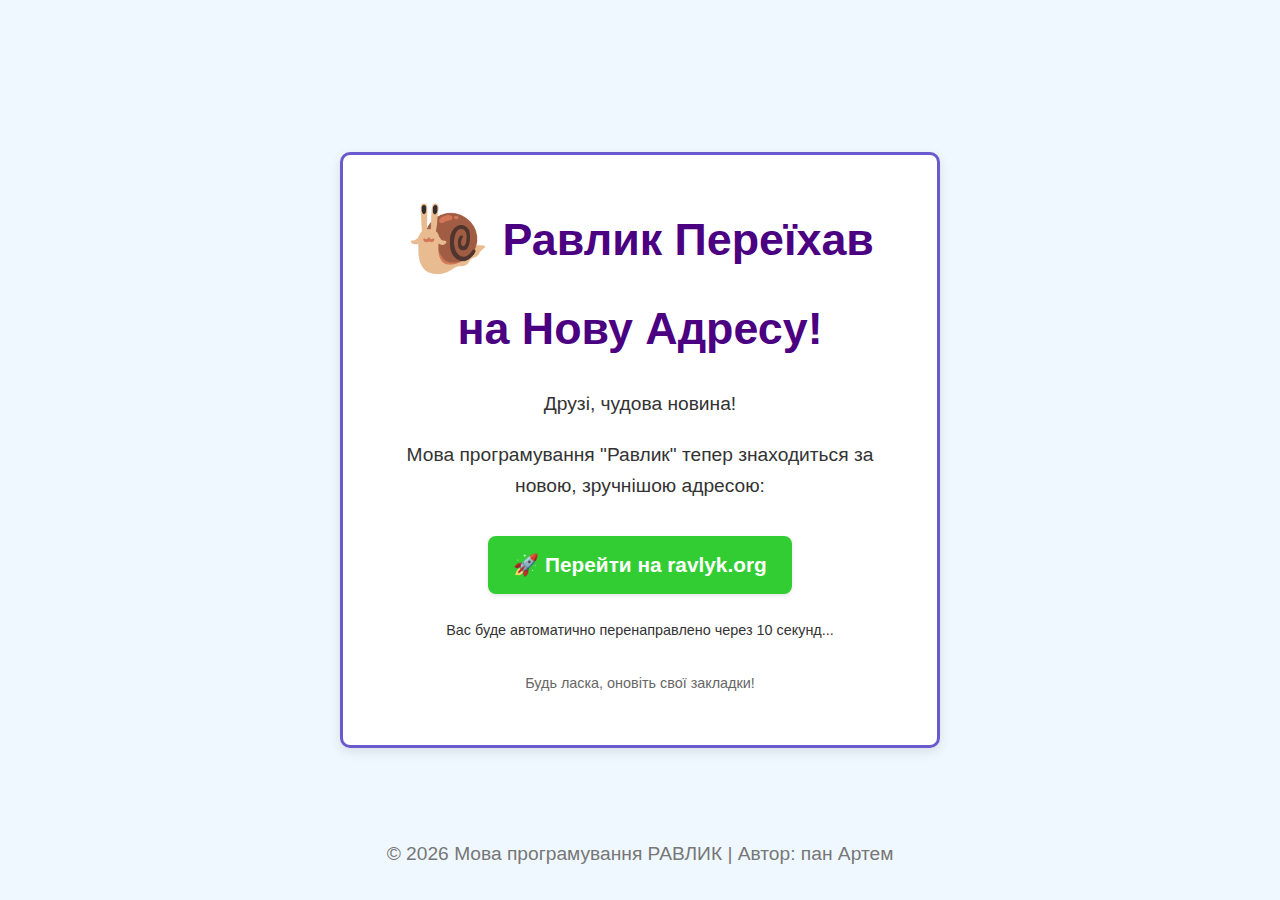
<file: index.html>
<!DOCTYPE html>
<html lang="uk">
<head>
    <meta charset="UTF-8" />
    <meta name="viewport" content="width=device-width, initial-scale=1.0" />
    <title>Равлик Переїхав!</title>
    <link rel="apple-touch-icon" sizes="180x180" href="apple-touch-icon.png" />
    <link rel="icon" type="image/png" sizes="32x32" href="favicon-32x32.png" />
    <link rel="icon" type="image/png" sizes="16x16" href="favicon-16x16.png" />
    <link rel="manifest" href="site.webmanifest" />
    <link rel="icon" type="image/x-icon" href="favicon.ico" />
    <style>
        /* Базові стилі з global.css та трохи з main-editor.css для консистенції */
        * {
            margin: 0;
            padding: 0;
            box-sizing: border-box;
        }

        body {
            font-family: 'Comic Sans MS', 'Chalkboard SE', 'Apple Color Emoji', 'Segoe UI Emoji', 'Segoe UI Symbol', sans-serif;
            background-color: #f0f8ff; /* Світло-блакитний фон, як у global.css */
            color: #333;
            line-height: 1.6;
            display: flex;
            flex-direction: column;
            align-items: center;
            justify-content: center;
            min-height: 100vh;
            text-align: center;
            padding: 20px;
        }

        .container {
            background-color: white;
            border-radius: 10px;
            padding: 30px 40px;
            box-shadow: 0 4px 12px rgba(0, 0, 0, 0.1);
            border: 3px solid #6a5acd; /* Фіолетовий, як code-box */
            max-width: 600px;
        }

        header.main-header {
            text-align: center;
            margin-bottom: 25px;
            color: #4b0082; /* Фіолетовий, як у заголовках */
        }

        header.main-header h1 {
            font-size: clamp(2rem, 5vw, 2.8rem);
            margin-bottom: 10px;
        }

        p {
            font-size: clamp(1rem, 2.5vw, 1.2rem);
            margin-bottom: 20px;
        }

        .new-address-link {
            display: inline-block;
            padding: 12px 25px;
            border: none;
            border-radius: 8px;
            cursor: pointer;
            font-weight: bold;
            font-size: clamp(1.1rem, 3vw, 1.3rem);
            font-family: inherit;
            text-decoration: none;
            transition: background-color 0.2s, transform 0.2s, box-shadow 0.2s;
            box-shadow: 0 2px 4px rgba(0,0,0,0.1);
            background-color: #32cd32; /* Зелений, як кнопка "Запустити" */
            color: white;
            margin-top: 15px;
        }

        .new-address-link:hover {
            background-color: #28a428;
            transform: translateY(-2px);
            box-shadow: 0 4px 8px rgba(0,0,0,0.15);
        }

        .footer-text {
            margin-top: 30px;
            font-size: 0.9rem;
            color: #666;
        }

        /* Стиль для Равлика в тексті */
        .ravlyk-emoji {
            font-size: 1.5em; /* Робимо емодзі трохи більшим */
            vertical-align: -0.1em; /* Трохи опускаємо для кращого вигляду в рядку */
        }

    </style>
    <meta http-equiv="refresh" content="10;url=https://ravlyk.org/" />
</head>
<body>
    <div class="container">
        <header class="main-header">
            <h1><span class="ravlyk-emoji">🐌</span> Равлик Переїхав на Нову Адресу!</h1>
        </header>
        
        <p>Друзі, чудова новина!</p>
        <p>Мова програмування "Равлик" тепер знаходиться за новою, зручнішою адресою:</p>
        
        <a href="https://ravlyk.org/" class="new-address-link" title="Перейти на новий сайт Равлика">
            🚀 Перейти на ravlyk.org
        </a>
        
        <p style="margin-top: 25px; font-size: 0.9em;">
            Вас буде автоматично перенаправлено через 10 секунд...
        </p>
        
        <p class="footer-text">
            Будь ласка, оновіть свої закладки!
        </p>
    </div>

    <footer class="main-footer" style="position: absolute; bottom: 10px; width: 100%; text-align: center; font-size: 0.8em; color: #777;">
      <p>&copy; <span id="current-year"></span> Мова програмування РАВЛИК | Автор: пан Артем</p>
    </footer>

    <script>
      // Встановлення поточного року в футері
      document.getElementById('current-year').textContent = new Date().getFullYear();
    </script>
</body>
</html>
</file>
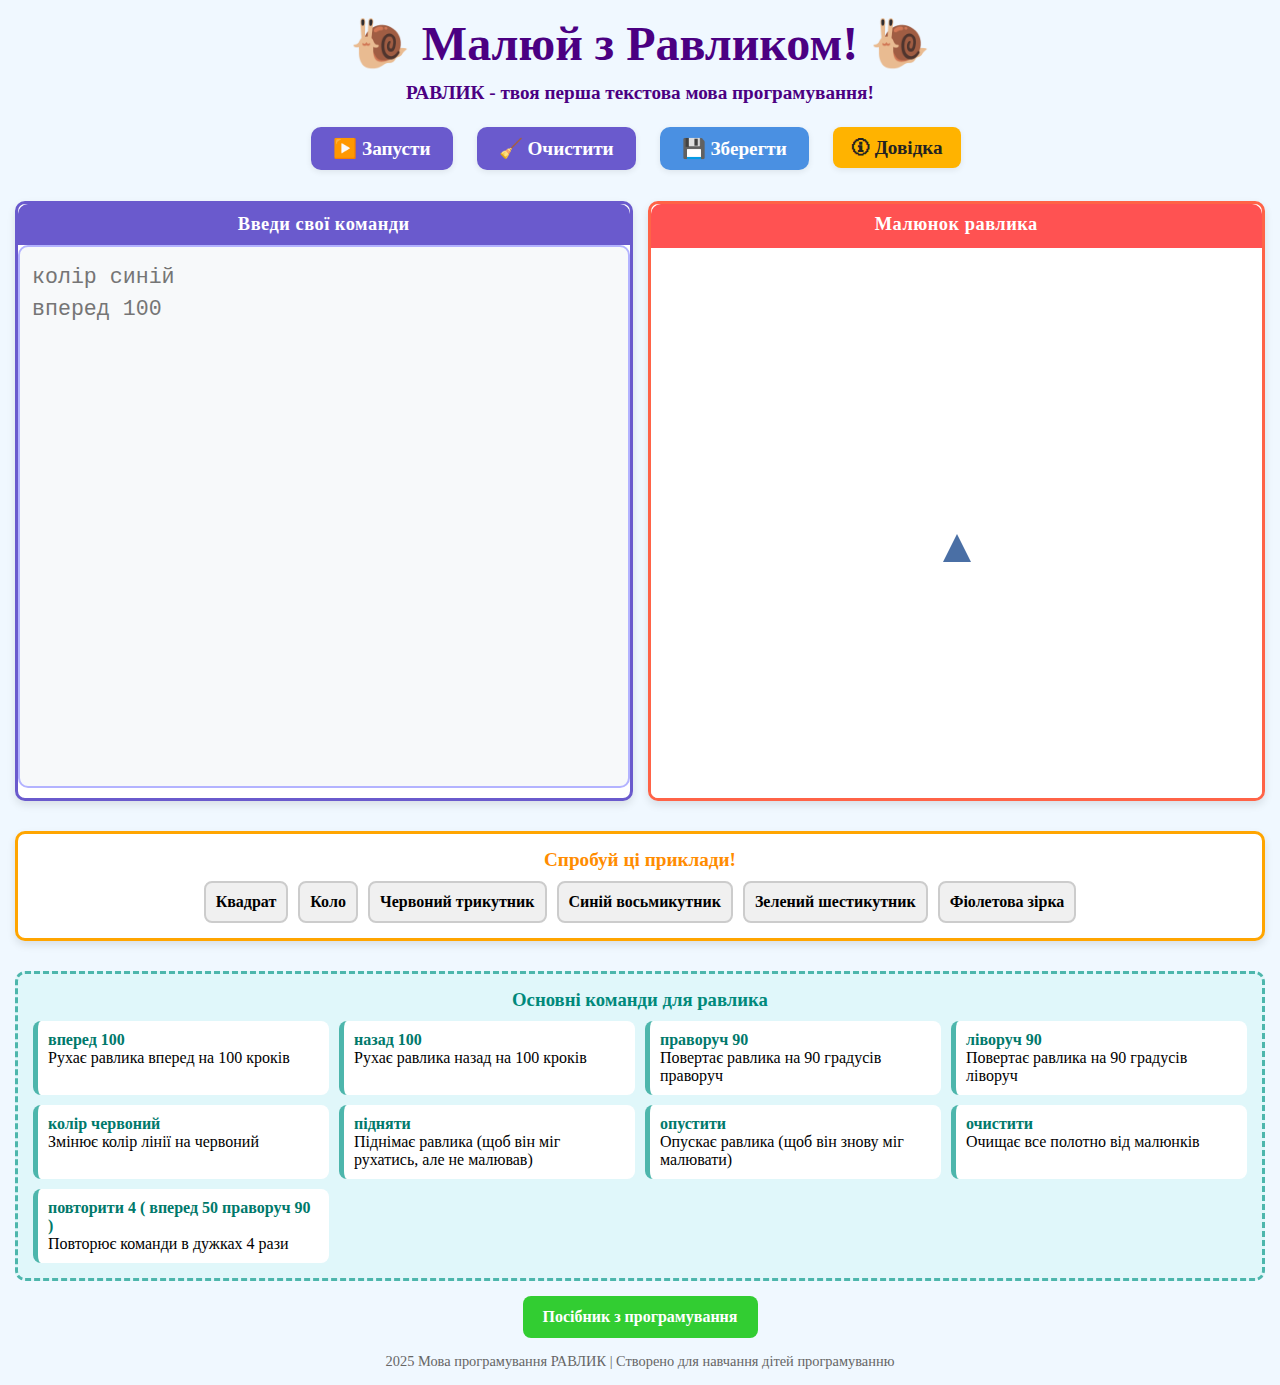
<file: index_old.html>
<!DOCTYPE html>
<html lang="uk">
  <head>
    <meta charset="UTF-8" />
    <meta name="viewport" content="width=device-width, initial-scale=1.0" />
    <meta name="description" content="Равлик - українська мова програмування для дітей. Навчайтеся програмувати через малювання геометричних фігур." />
    <meta name="keywords" content="равлик, програмування для дітей, вивчення програмування, українська мова програмування, черепашача графіка, малювання кодом" />
    <meta name="author" content="Равлик" />
    <meta name="robots" content="index, follow" />
    <link rel="canonical" href="https://ravlyk.com/index.html" />
    <title>Равлик - онлайн програмування для дітей</title>
    <link rel="stylesheet" type="text/css" href="style.css" />
    <link rel="apple-touch-icon" sizes="180x180" href="apple-touch-icon.png" />
    <link rel="icon" type="image/png" sizes="32x32" href="favicon-32x32.png" />
    <link rel="icon" type="image/png" sizes="16x16" href="favicon-16x16.png" />
    <link rel="manifest" href="site.webmanifest" />
    <link rel="icon" type="image/x-icon" href="favicon.ico" />
    <!-- Google tag (gtag.js) -->
    <script async src="https://www.googletagmanager.com/gtag/js?id=G-Q8HSYBM61W"></script>
    <script>
      window.dataLayer = window.dataLayer || [];
      function gtag(){dataLayer.push(arguments);}
      gtag('js', new Date());

      gtag('config', 'G-Q8HSYBM61W');
    </script>
  </head>

  <body>
    <header>
      <h1>🐌 Малюй з Равликом! 🐌</h1>
      <h2>РАВЛИК - твоя перша текстова мова програмування!</h2>
      <!-- Інструкція без списку команд -->
    </header>
    <div class="container">
      <div class="toolbar">
        <button id="run-btn" class="main-btn" title="Запусти програму" aria-label="Запусти програму">▶️ Запусти</button>
        <button id="clear-btn" class="main-btn" title="Очистити малюнок" aria-label="Очистити малюнок">🧹 Очистити</button>
        <button id="save-btn" class="main-btn" title="Зберегти малюнок" aria-label="Зберегти малюнок">💾 Зберегти</button>
        <button id="help-btn" class="main-btn" title="Пояснення команд 🛈" aria-label="Пояснення команд">🛈 Довідка</button>
      </div>
      <div class="main-area">
        <div class="code-box">
          <div class="code-header">Введи свої команди</div>
          <textarea id="code-editor" aria-label="Поле для команд" placeholder="колір синій&#10;вперед 100"></textarea>
        </div>
        <div class="canvas-box">
          <div class="canvas-header">Малюнок равлика</div>
          <canvas id="ravlyk-canvas"></canvas>
        </div>
      </div>
      <div class="examples">
        <h2>Спробуй ці приклади!</h2>
        <div class="example-blocks">
          <div
            class="example-block"
            data-code="повторити 4 ( вперед 100 праворуч 90 )"
          >
            Квадрат
          </div>
          <div
            class="example-block"
            data-code="повторити 36 ( вперед 5 праворуч 10 )"
          >
            Коло
          </div>
          <div
            class="example-block"
            data-code="колір червоний повторити 3 ( вперед 100 праворуч 120 )"
          >
            Червоний трикутник
          </div>
          <div
            class="example-block"
            data-code="колір синій повторити 8 ( вперед 50 праворуч 45 )"
          >
            Синій восьмикутник
          </div>
          <div
            class="example-block"
            data-code="колір зелений повторити 6 ( вперед 70 праворуч 60 )"
          >
            Зелений шестикутник
          </div>
          <div
            class="example-block"
            data-code="колір фіолетовий повторити 5 ( вперед 80 праворуч 144 )"
          >
            Фіолетова зірка
          </div>
        </div>
      </div>
      <div class="help-box">
        <h3>Основні команди для равлика</h3>
        <div class="command-list">
          <div class="command-item">
            <div class="command-name">вперед 100</div>
            <div class="command-desc">Рухає равлика вперед на 100 кроків</div>
          </div>
          <div class="command-item">
            <div class="command-name">назад 100</div>
            <div class="command-desc">Рухає равлика назад на 100 кроків</div>
          </div>
          <div class="command-item">
            <div class="command-name">праворуч 90</div>
            <div class="command-desc">Повертає равлика на 90 градусів праворуч</div>
          </div>
          <div class="command-item">
            <div class="command-name">ліворуч 90</div>
            <div class="command-desc">Повертає равлика на 90 градусів ліворуч</div>
          </div>
          <div class="command-item">
            <div class="command-name">колір червоний</div>
            <div class="command-desc">Змінює колір лінії на червоний</div>
          </div>
          <div class="command-item">
            <div class="command-name">підняти</div>
            <div class="command-desc">Піднімає равлика (щоб він міг рухатись, але не малював)</div>
          </div>
          <div class="command-item">
            <div class="command-name">опустити</div>
            <div class="command-desc">Опускає равлика (щоб він знову міг малювати)</div>
          </div>
          <div class="command-item">
            <div class="command-name">очистити</div>
            <div class="command-desc">Очищає все полотно від малюнків</div>
          </div>
          <div class="command-item">
            <div class="command-name">повторити 4 ( вперед 50 праворуч 90 )</div>
            <div class="command-desc">Повторює команди в дужках 4 рази</div>
          </div>
        </div>
      </div>
      <div class="manual-buttons">
        <button id="to-manual-btn" onclick="window.open('manual.html', '_blank')">
          Посібник з програмування
        </button>
      </div>
    </div>
    <footer>
      <p>
        2025 Мова програмування РАВЛИК | Створено для навчання дітей
        програмуванню
      </p>
    </footer>
    <script src="script.js"></script>
  </body>
</html>
</file>
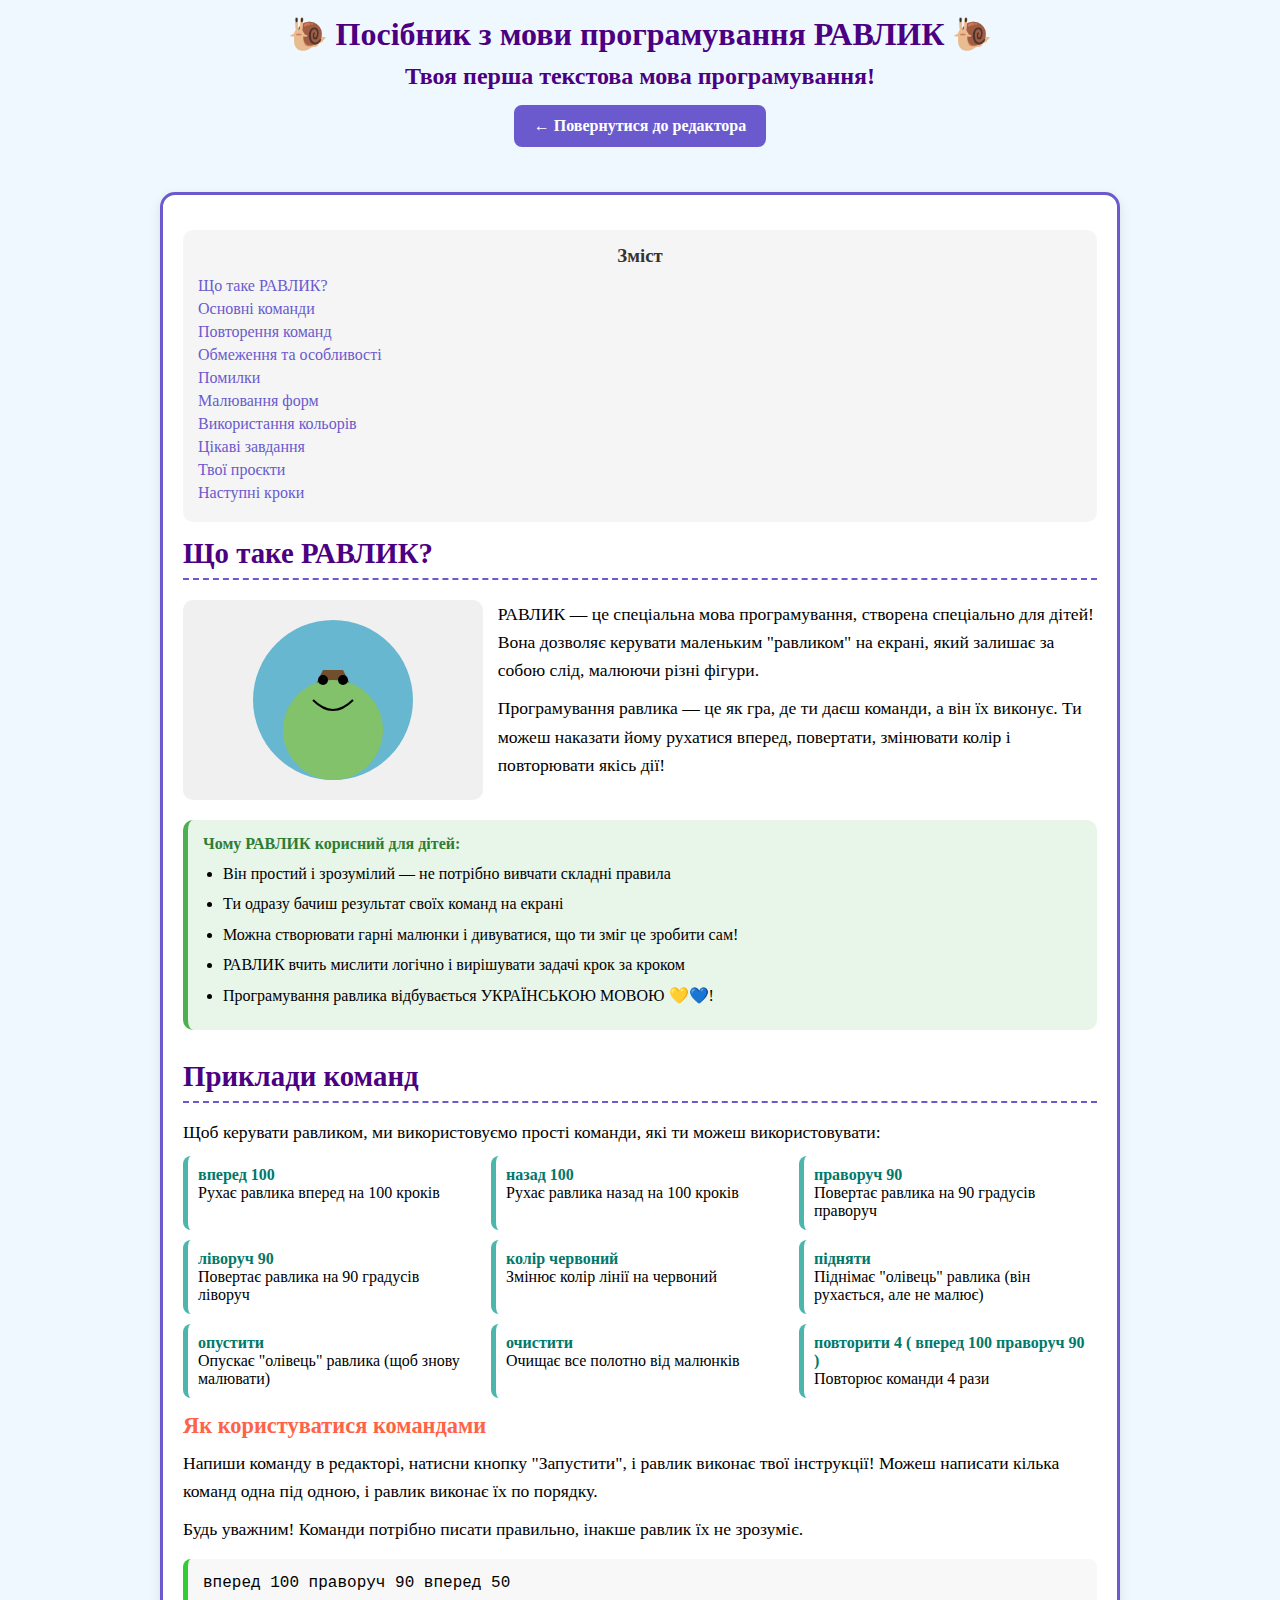
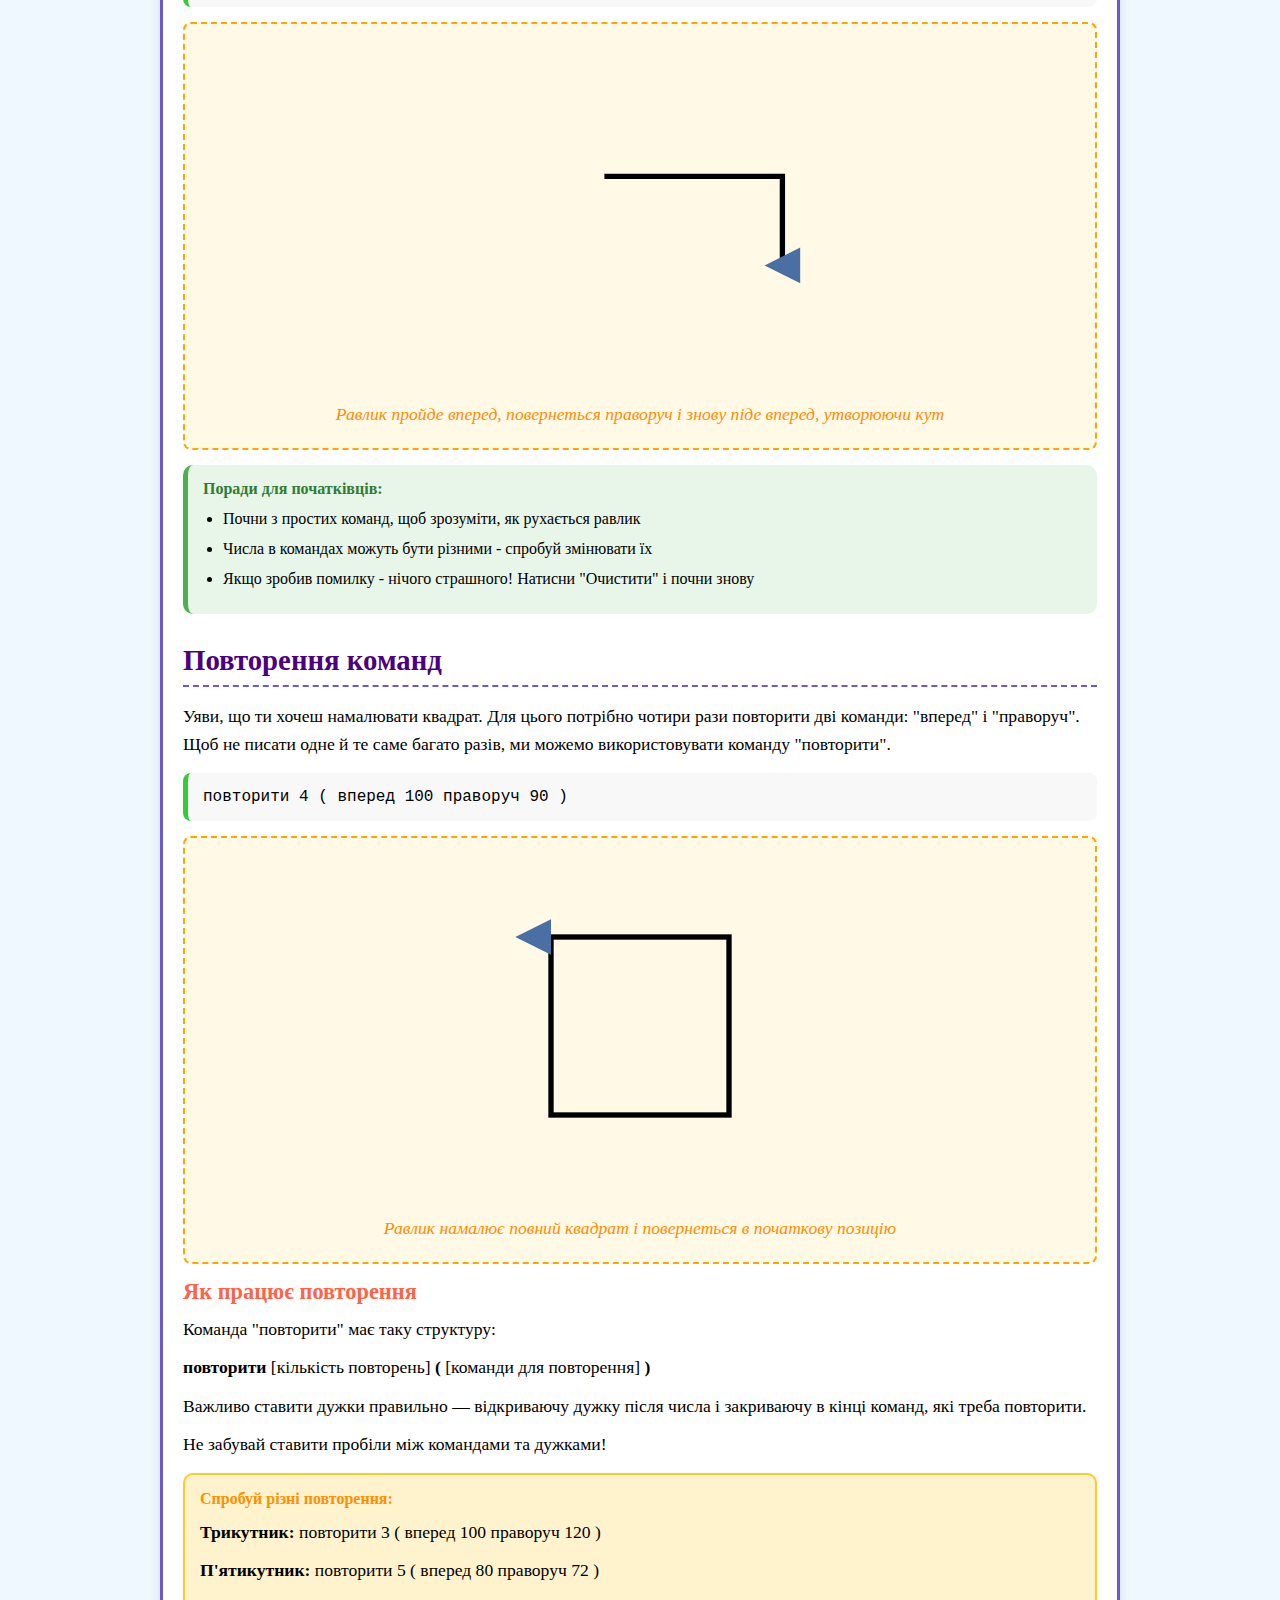
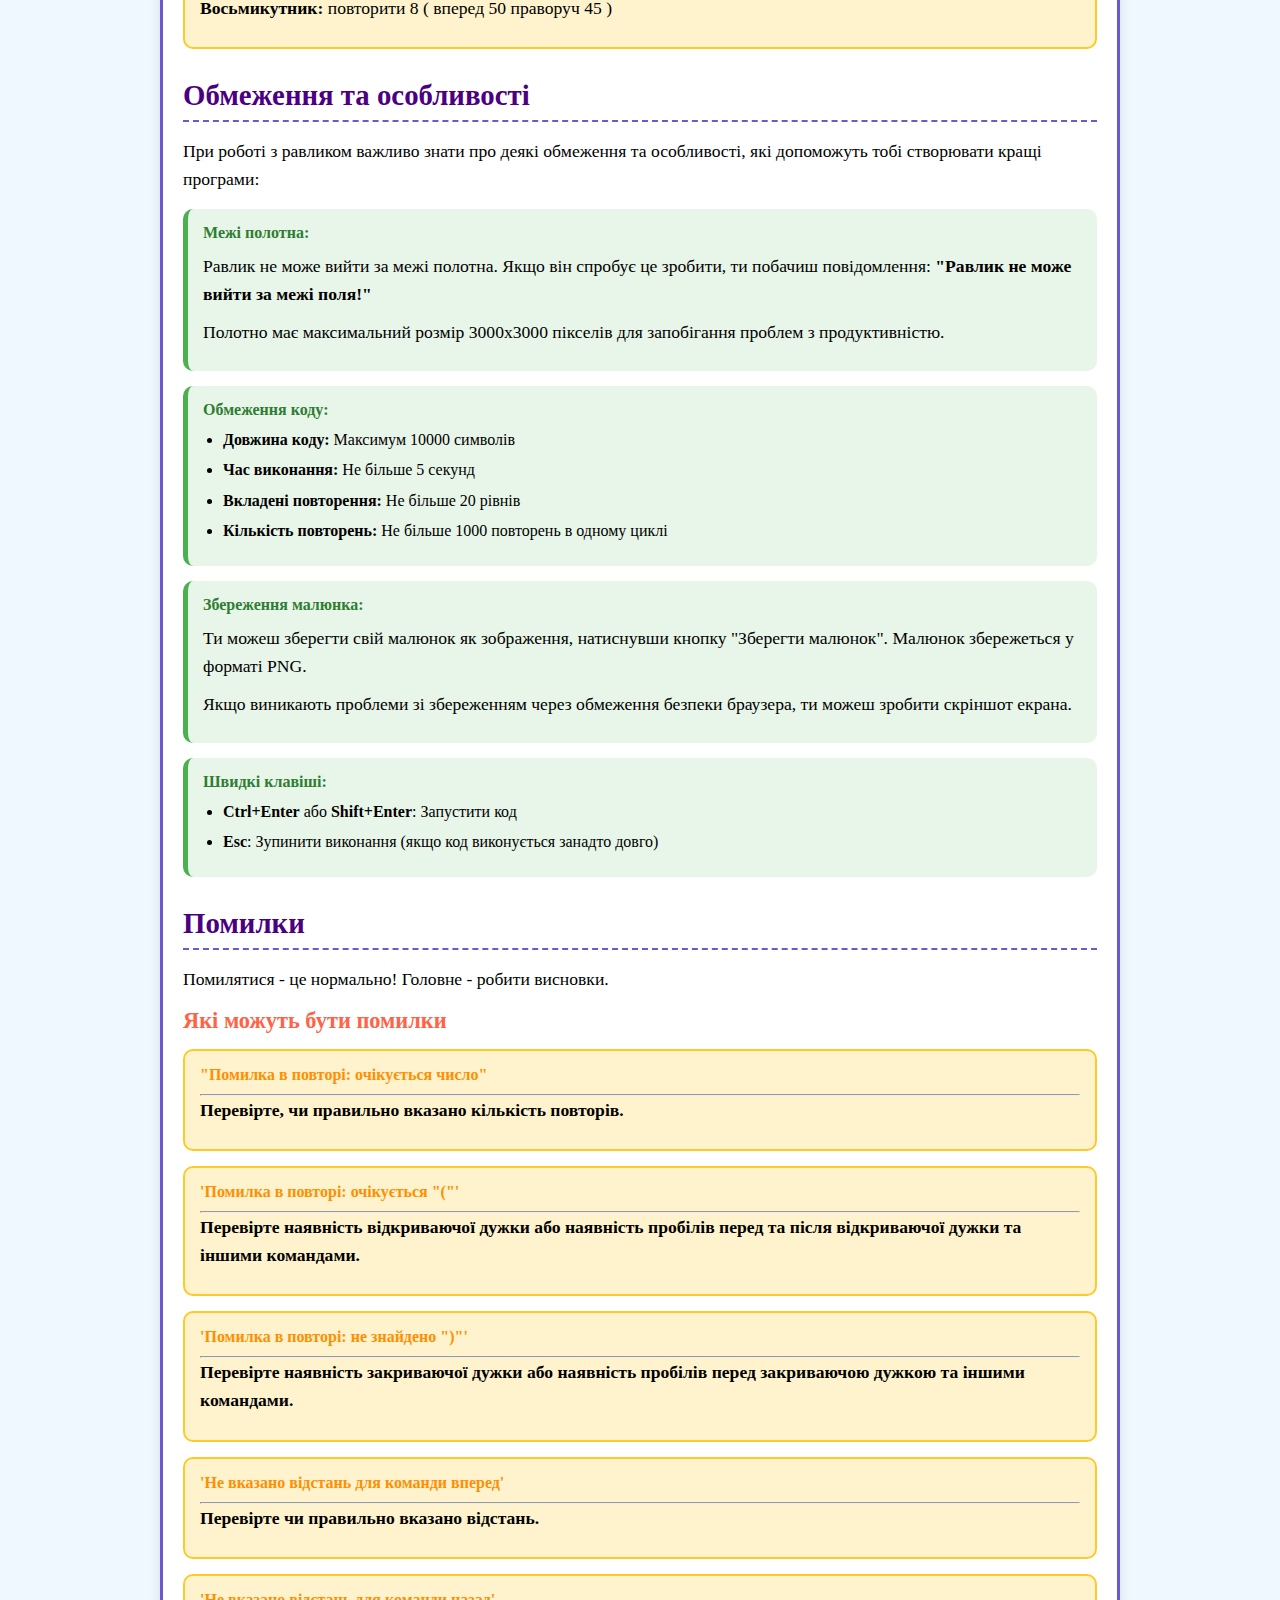
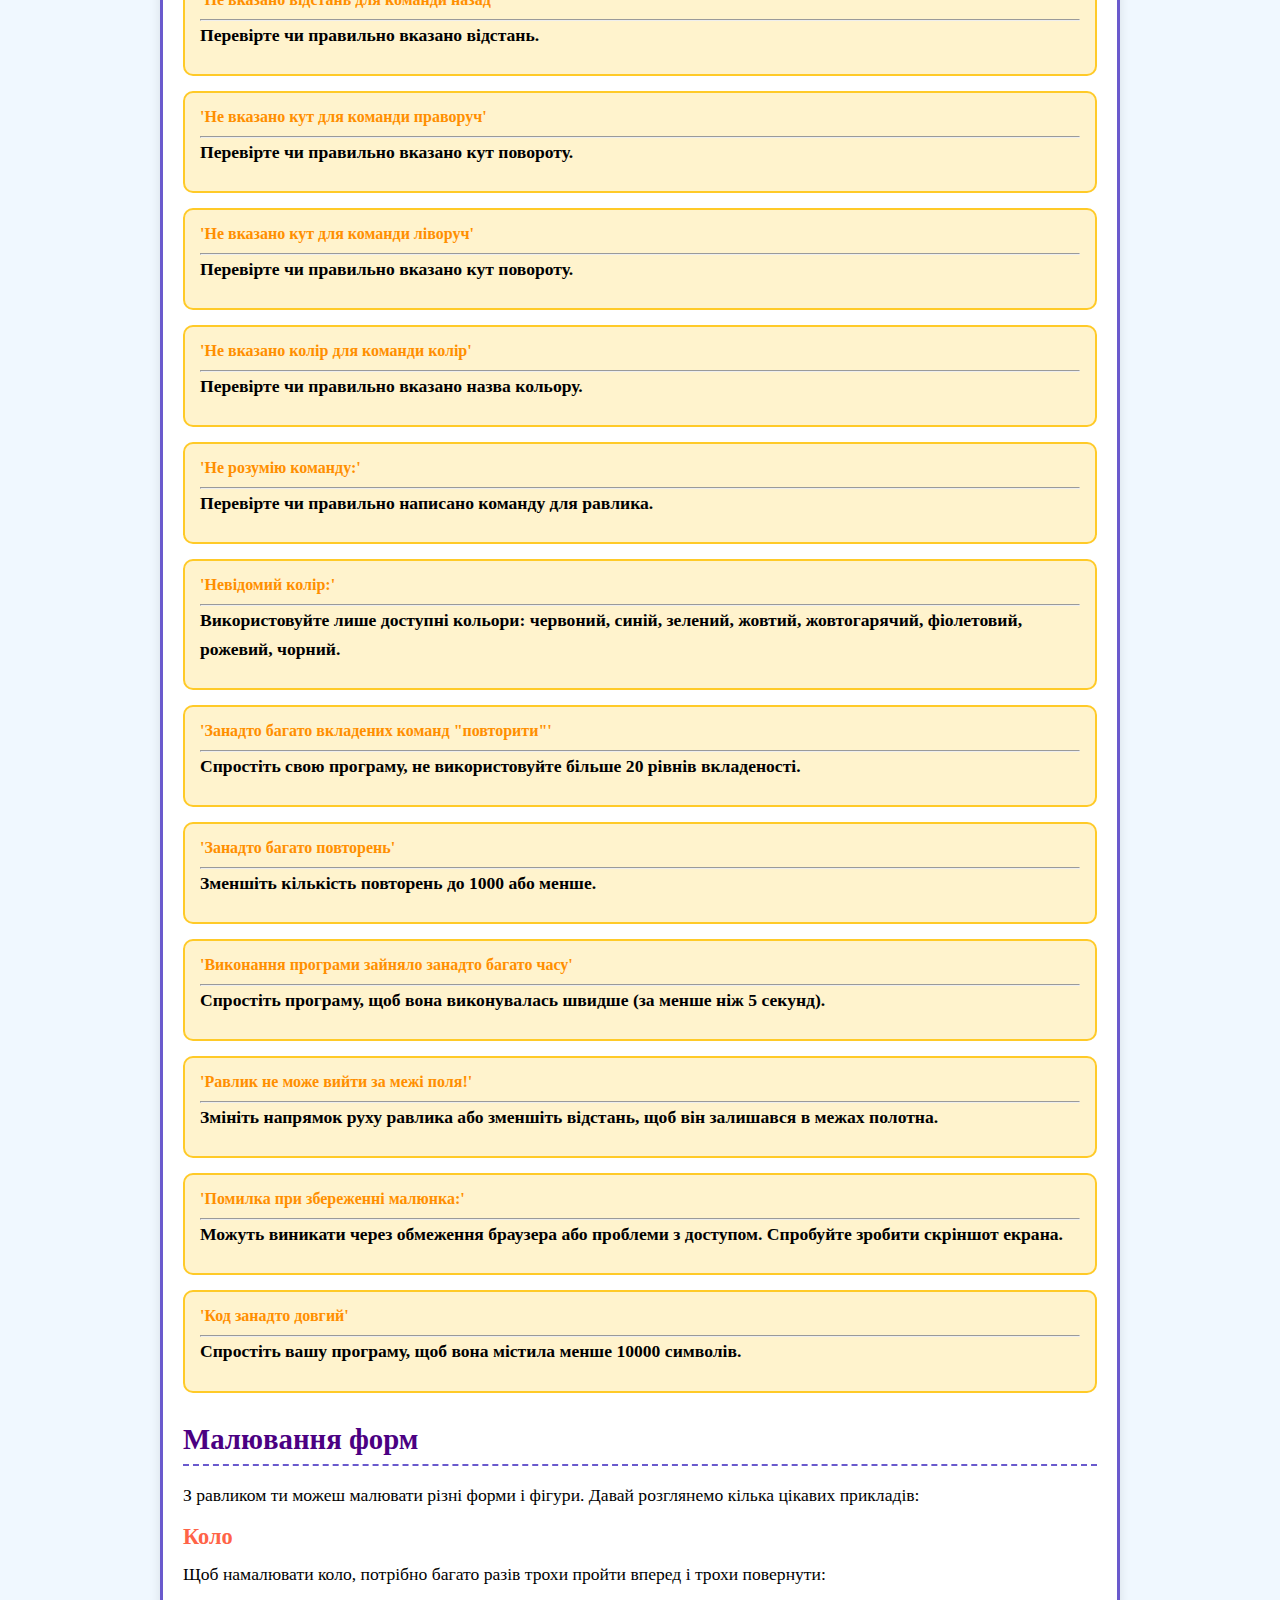
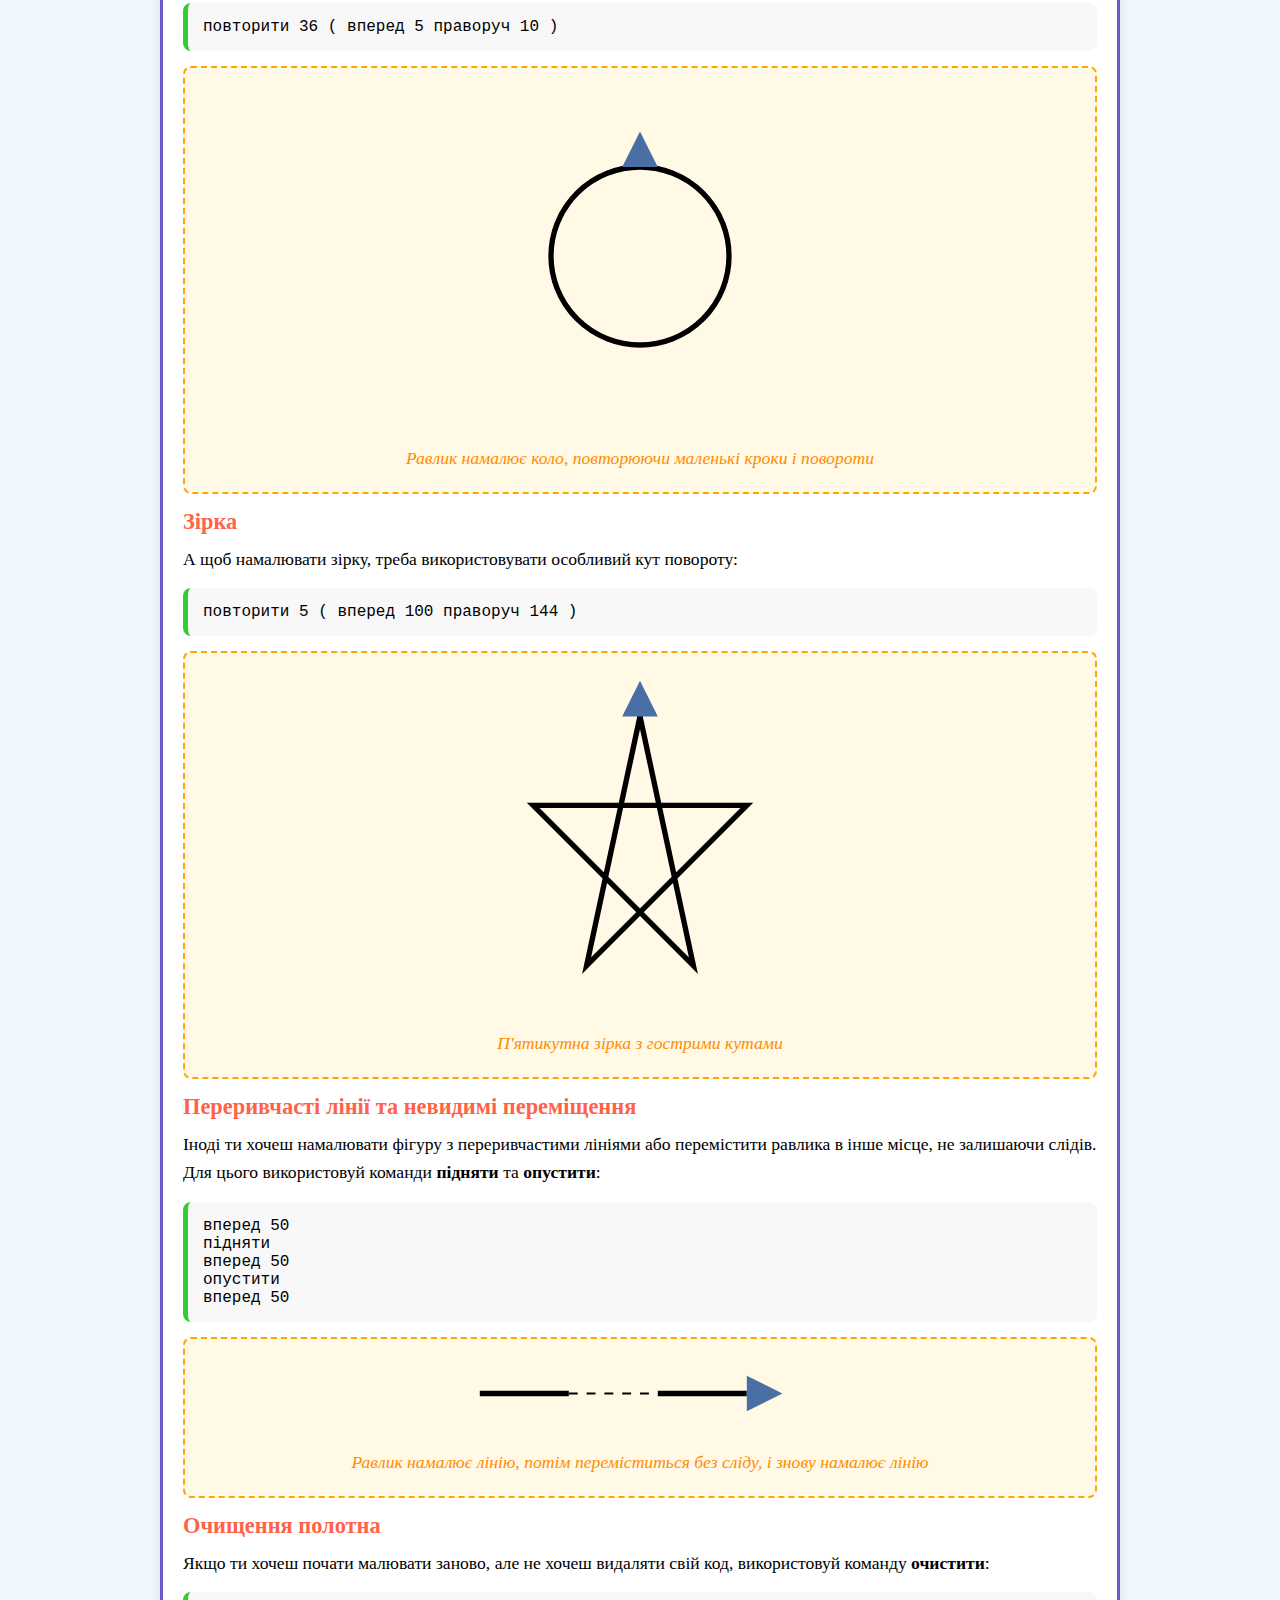
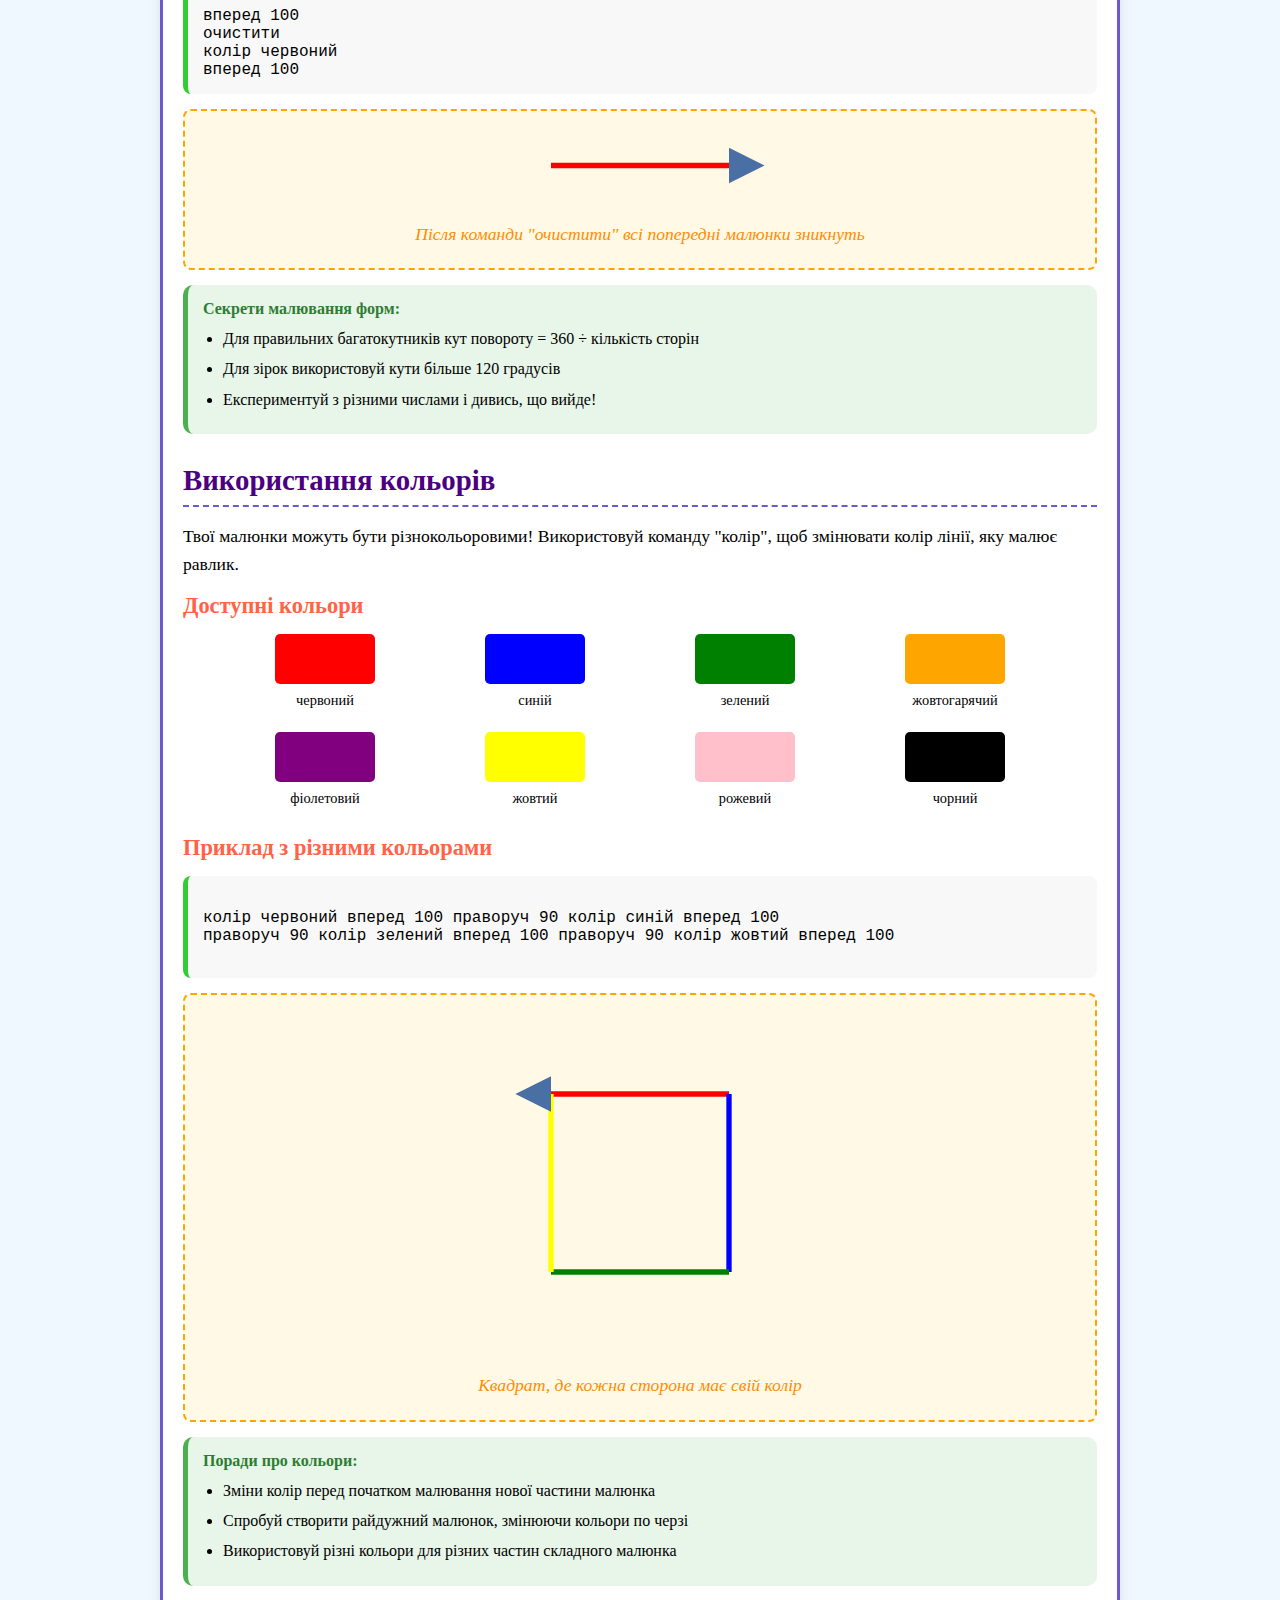
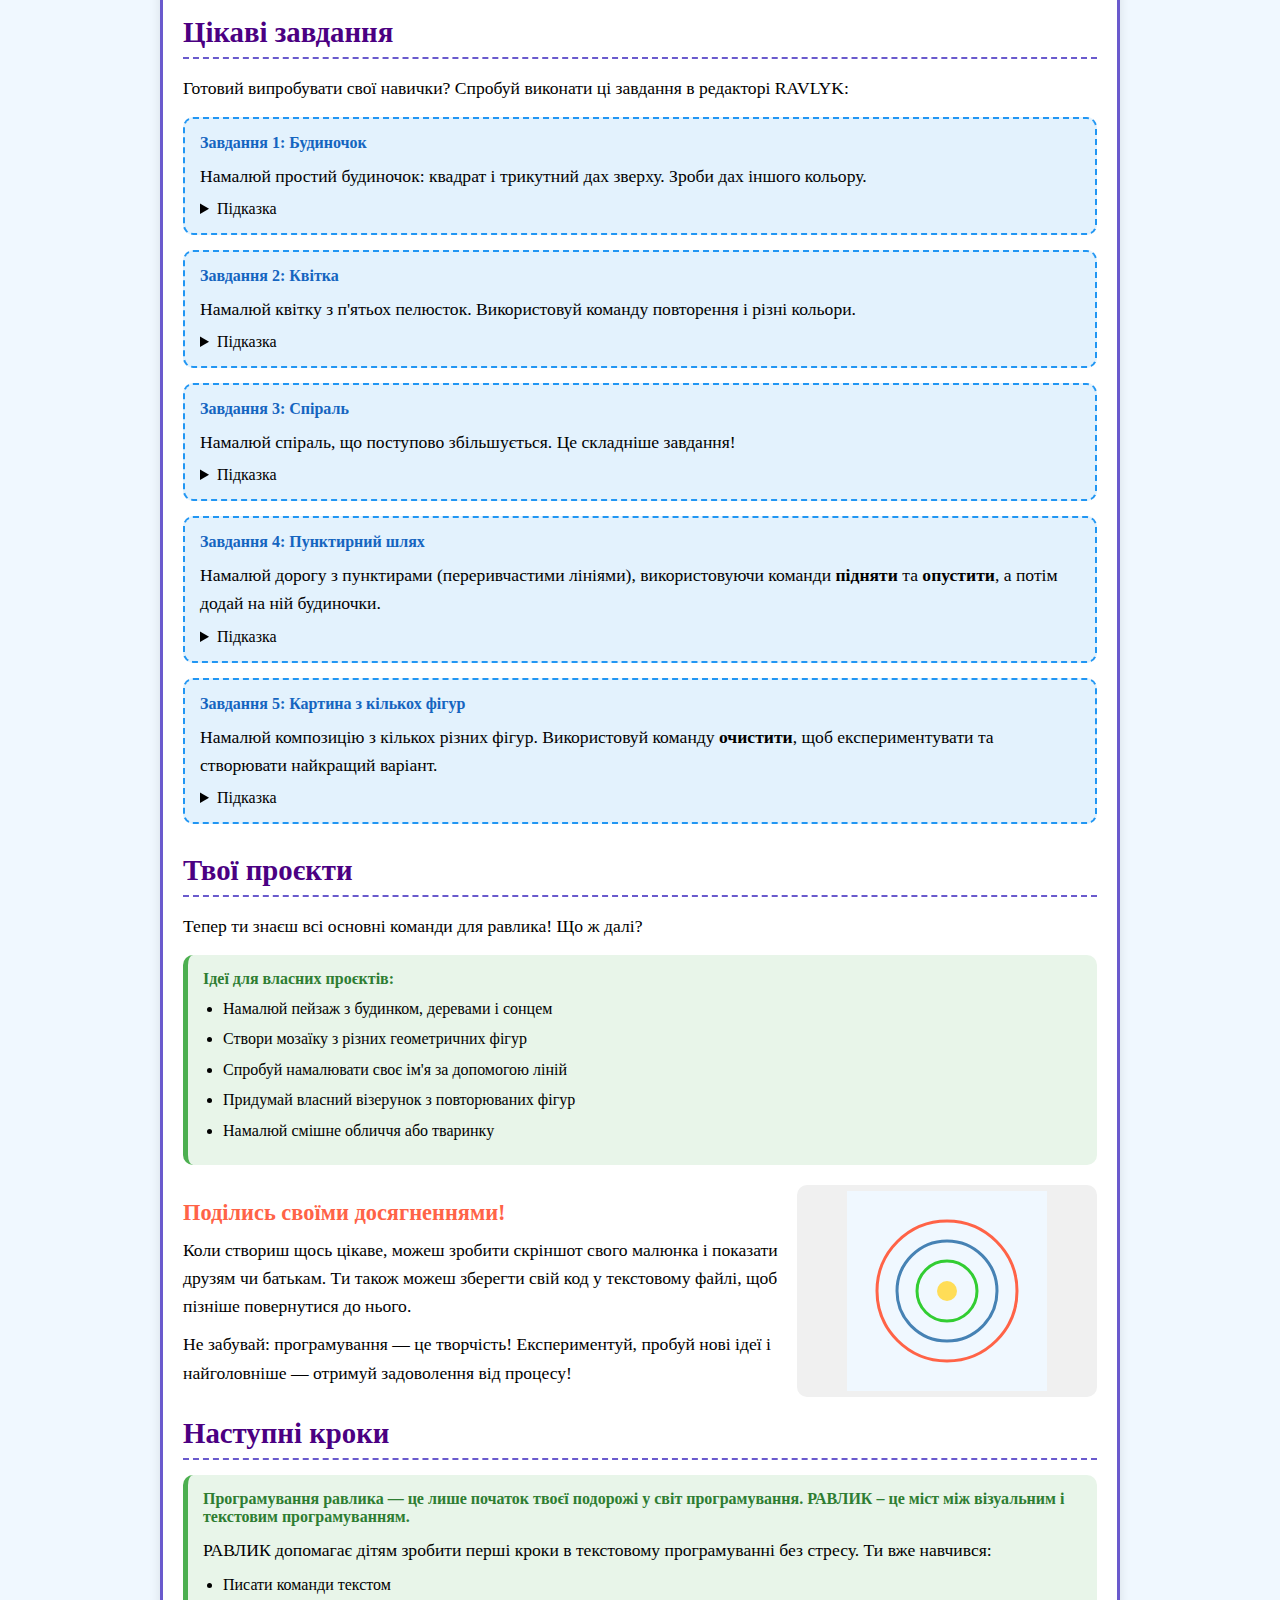
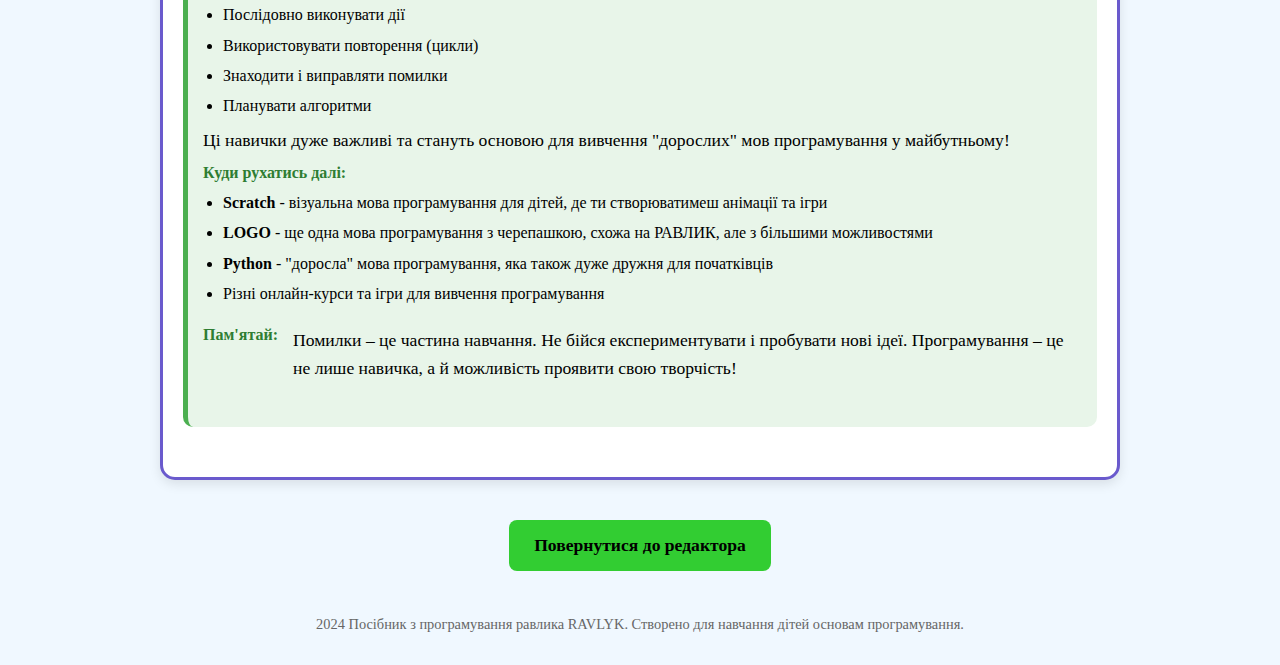
<file: manual.html>
<!DOCTYPE html>
<html lang="uk">
  <head>
    <meta charset="UTF-8" />
    <meta name="viewport" content="width=device-width, initial-scale=1.0" />
    <meta name="description" content="Детальний посібник з мови програмування Равлик для дітей. Навчання програмуванню через малювання фігур, від простих команд до складних повторень." />
    <meta name="keywords" content="равлик, посібник програмування, програмування для дітей, уроки програмування, команди равлик, геометричні фігури кодом" />
    <meta name="author" content="Равлик" />
    <meta name="robots" content="index, follow" />
    <link rel="canonical" href="https://ravlyk.com/manual.html" />
    <title>Посібник з програмування Равлик - Навчання для дітей</title>
    <link rel="stylesheet" type="text/css" href="manual-style.css" />
    <!-- Google tag (gtag.js) -->
    <script async src="https://www.googletagmanager.com/gtag/js?id=G-Q8HSYBM61W"></script>
    <script>
      window.dataLayer = window.dataLayer || [];
      function gtag(){dataLayer.push(arguments);}
      gtag('js', new Date());
    
      gtag('config', 'G-Q8HSYBM61W');
    </script>
  </head>

  <body>
    <header>
      <h1>🐌 Посібник з мови програмування РАВЛИК 🐌</h1>
      <h2>Твоя перша текстова мова програмування!</h2>
    </header>

    <div class="container">
      <div class="nav-buttons" style="margin-bottom: 30px; text-align: left;">
        <button
          class="back-to-editor"
          style="padding: 12px 20px; font-size: 1rem;"
          onclick="window.location.href='index.html'"
        >
          ← Повернутися до редактора
        </button>
      </div>

      <div class="guide-container">
        <div class="toc">
          <h3>Зміст</h3>
          <ul>
            <li><a href="#intro">Що таке РАВЛИК?</a></li>
            <li><a href="#basic-commands">Основні команди</a></li>
            <li><a href="#repetition">Повторення команд</a></li>
            <li><a href="#limitations">Обмеження та особливості</a></li>
            <li><a href="#errors">Помилки</a></li>
            <li><a href="#drawing">Малювання форм</a></li>
            <li><a href="#colors">Використання кольорів</a></li>
            <li><a href="#challenges">Цікаві завдання</a></li>
            <li><a href="#projects">Твої проєкти</a></li>
            <li><a href="#next-steps">Наступні кроки</a></li>
          </ul>
        </div>

        <div id="intro" class="guide-section">
          <h2>Що таке РАВЛИК?</h2>

          <div class="concept-box">
            <div class="concept-image">
              <img
                src="data:image/svg+xml;utf8,<svg xmlns='http://www.w3.org/2000/svg' viewBox='0 0 200 200'><circle cx='100' cy='100' r='80' fill='%2367B7D1'/><path d='M90,70 L110,70 L120,90 L80,90 Z' fill='%23704E2E'/><circle cx='100' cy='130' r='50' fill='%2382C26A'/><circle cx='90' cy='80' r='5' fill='black'/><circle cx='110' cy='80' r='5' fill='black'/><path d='M80,100 Q100,120 120,100' fill='none' stroke='black' stroke-width='2'/></svg>"
                alt="Равлик RAVLYK"
              />
            </div>
            <div class="concept-text">
              <p>
                РАВЛИК — це спеціальна мова програмування, створена спеціально
                для дітей! Вона дозволяє керувати маленьким "равликом" на
                екрані, який залишає за собою слід, малюючи різні фігури.
              </p>

              <p>
                Програмування равлика — це як гра, де ти даєш команди, а він їх
                виконує. Ти можеш наказати йому рухатися вперед, повертати,
                змінювати колір і повторювати якісь дії!
              </p>
            </div>
          </div>

          <div class="tips-box">
            <h4>Чому РАВЛИК корисний для дітей:</h4>
            <ul>
              <li>
                Він простий і зрозумілий — не потрібно вивчати складні правила
              </li>
              <li>Ти одразу бачиш результат своїх команд на екрані</li>
              <li>
                Можна створювати гарні малюнки і дивуватися, що ти зміг це
                зробити сам!
              </li>
              <li>
                РАВЛИК вчить мислити логічно і вирішувати задачі крок за кроком
              </li>
              <li>
                Програмування равлика відбувається УКРАЇНСЬКОЮ МОВОЮ 💛💙! 
              </li>
            </ul>
          </div>
        </div>

        <div id="basic-commands" class="guide-section">
          <h2>Приклади команд</h2>

          <p>
            Щоб керувати равликом, ми використовуємо прості команди, які ти
            можеш використовувати:
          </p>

          <div class="command-list">
            <div class="command-item">
              <div class="command-name">вперед 100</div>
              <div class="command-desc">Рухає равлика вперед на 100 кроків</div>
            </div>
            <div class="command-item">
              <div class="command-name">назад 100</div>
              <div class="command-desc">Рухає равлика назад на 100 кроків</div>
            </div>
            <div class="command-item">
              <div class="command-name">праворуч 90</div>
              <div class="command-desc">
                Повертає равлика на 90 градусів праворуч
              </div>
            </div>
            <div class="command-item">
              <div class="command-name">ліворуч 90</div>
              <div class="command-desc">
                Повертає равлика на 90 градусів ліворуч
              </div>
            </div>
            <div class="command-item">
              <div class="command-name">колір червоний</div>
              <div class="command-desc">Змінює колір лінії на червоний</div>
            </div>
            <div class="command-item">
              <div class="command-name">підняти</div>
              <div class="command-desc">Піднімає "олівець" равлика (він рухається, але не малює)</div>
            </div>
            <div class="command-item">
              <div class="command-name">опустити</div>
              <div class="command-desc">Опускає "олівець" равлика (щоб знову малювати)</div>
            </div>
            <div class="command-item">
              <div class="command-name">очистити</div>
              <div class="command-desc">Очищає все полотно від малюнків</div>
            </div>
            <div class="command-item">
              <div class="command-name">
                повторити 4 ( вперед 100 праворуч 90 )
              </div>
              <div class="command-desc">Повторює команди 4 рази</div>
            </div>
          </div>

          <h3>Як користуватися командами</h3>

          <p>
            Напиши команду в редакторі, натисни кнопку "Запустити", і равлик
            виконає твої інструкції! Можеш написати кілька команд одна під
            одною, і равлик виконає їх по порядку.
          </p>
          <p>
            Будь уважним! Команди потрібно писати правильно, інакше равлик їх не
            зрозуміє.
          </p>

          <div class="example-code">вперед 100 праворуч 90 вперед 50</div>

          <div class="example-result">
            <img
              src="data:image/svg+xml;utf8,<svg xmlns='http://www.w3.org/2000/svg' viewBox='0 0 200 200'><path d='M80,80 L180,80 L180,130' stroke='black' stroke-width='3' fill='none'/><polygon points='170,120 180,140 190,120' fill='%234a6fa5' transform='rotate(90 180 130)'/></svg>"
              alt="Результат програми"
            />
            <p>
              Равлик пройде вперед, повернеться праворуч і знову піде вперед,
              утворюючи кут
            </p>
          </div>

          <div class="tips-box">
            <h4>Поради для початківців:</h4>
            <ul>
              <li>
                Почни з простих команд, щоб зрозуміти, як рухається равлик
              </li>
              <li>
                Числа в командах можуть бути різними - спробуй змінювати їх
              </li>
              <li>
                Якщо зробив помилку - нічого страшного! Натисни "Очистити" і
                почни знову
              </li>
            </ul>
          </div>
        </div>

        <div id="repetition" class="guide-section">
          <h2>Повторення команд</h2>

          <p>
            Уяви, що ти хочеш намалювати квадрат. Для цього потрібно чотири рази
            повторити дві команди: "вперед" і "праворуч". Щоб не писати одне й
            те саме багато разів, ми можемо використовувати команду "повторити".
          </p>

          <div class="example-code">повторити 4 ( вперед 100 праворуч 90 )</div>

          <div class="example-result">
            <img
              src="data:image/svg+xml;utf8,<svg xmlns='http://www.w3.org/2000/svg' viewBox='0 0 200 200'><rect x='50' y='50' width='100' height='100' stroke='black' stroke-width='3' fill='none'/><polygon points='50,40 50,60 30,50' fill='%234a6fa5'/></svg>"
              alt="Квадрат"
            />
            <p>
              Равлик намалює повний квадрат і повернеться в початкову позицію
            </p>
          </div>

          <h3>Як працює повторення</h3>

          <p>Команда "повторити" має таку структуру:</p>
          <p>
            <strong>повторити</strong> [кількість повторень]
            <strong>(</strong> [команди для повторення] <strong>)</strong>
          </p>

          <p>
            Важливо ставити дужки правильно — відкриваючу дужку після числа і
            закриваючу в кінці команд, які треба повторити.
          </p>
          <p>Не забувай ставити пробіли між командами та дужками!</p>
          <div class="interactive-example">
            <h4>Спробуй різні повторення:</h4>
            <p>
              <strong>Трикутник:</strong> повторити 3 ( вперед 100 праворуч 120 )
            </p>
            <p>
              <strong>П'ятикутник:</strong> повторити 5 ( вперед 80 праворуч 72 )
            </p>
            <p>
              <strong>Восьмикутник:</strong> повторити 8 ( вперед 50 праворуч 45 )
            </p>
          </div>
        </div>
        
        <div id="limitations" class="guide-section">
          <h2>Обмеження та особливості</h2>

          <p>
            При роботі з равликом важливо знати про деякі обмеження та особливості, які допоможуть тобі створювати кращі програми:
          </p>

          <div class="tips-box">
            <h4>Межі полотна:</h4>
            <p>
              Равлик не може вийти за межі полотна. Якщо він спробує це зробити, ти побачиш повідомлення: 
              <strong>"Равлик не може вийти за межі поля!"</strong>
            </p>
            <p>
              Полотно має максимальний розмір 3000x3000 пікселів для запобігання проблем з продуктивністю.
            </p>
          </div>

          <div class="tips-box">
            <h4>Обмеження коду:</h4>
            <ul>
              <li><strong>Довжина коду:</strong> Максимум 10000 символів</li>
              <li><strong>Час виконання:</strong> Не більше 5 секунд</li>
              <li><strong>Вкладені повторення:</strong> Не більше 20 рівнів</li>
              <li><strong>Кількість повторень:</strong> Не більше 1000 повторень в одному циклі</li>
            </ul>
          </div>

          <div class="tips-box">
            <h4>Збереження малюнка:</h4>
            <p>
              Ти можеш зберегти свій малюнок як зображення, натиснувши кнопку "Зберегти малюнок". Малюнок збережеться у форматі PNG.
            </p>
            <p>
              Якщо виникають проблеми зі збереженням через обмеження безпеки браузера, ти можеш зробити скріншот екрана.
            </p>
          </div>

          <div class="tips-box">
            <h4>Швидкі клавіші:</h4>
            <ul>
              <li><strong>Ctrl+Enter</strong> або <strong>Shift+Enter</strong>: Запустити код</li>
              <li><strong>Esc</strong>: Зупинити виконання (якщо код виконується занадто довго)</li>
            </ul>
          </div>
        </div>
        
        <div id="errors" class="guide-section">
          <h2>Помилки</h2>

          <p>
            Помилятися - це нормально! Головне - робити висновки.
          </p>

          <h3>Які можуть бути помилки</h3>

          <div class="interactive-example">
            <h4>"Помилка в повторі: очікується число"</h4>
            <hr>
            <p>
              <strong>Перевірте, чи правильно вказано кількість повторів.</strong>
            </p>
          </div>
          <div class="interactive-example">
            <h4>'Помилка в повторі: очікується "("'</h4>
            <hr>
            <p>
              <strong>Перевірте наявність відкриваючої дужки або наявність пробілів перед та після відкриваючої дужки та іншими командами.</strong>
            </p>
          </div>
          <div class="interactive-example">
            <h4>'Помилка в повторі: не знайдено ")"'</h4>
            <hr>
            <p>
              <strong>Перевірте наявність закриваючої дужки або наявність пробілів перед закриваючою дужкою та іншими командами.</strong>
            </p>
          </div>
          <div class="interactive-example">
            <h4>'Не вказано відстань для команди вперед'</h4>
            <hr>
            <p>
              <strong>Перевірте чи правильно вказано відстань.</strong>
            </p>
          </div>
          <div class="interactive-example">
            <h4>'Не вказано відстань для команди назад'</h4>
            <hr>
            <p>
              <strong>Перевірте чи правильно вказано відстань.</strong>
            </p>
          </div>
          <div class="interactive-example">
            <h4>'Не вказано кут для команди праворуч'</h4>
            <hr>
            <p>
              <strong>Перевірте чи правильно вказано кут повороту.</strong>
            </p>
          </div>
          <div class="interactive-example">
            <h4>'Не вказано кут для команди ліворуч'</h4>
            <hr>
            <p>
              <strong>Перевірте чи правильно вказано кут повороту.</strong>
            </p>
          </div>
          <div class="interactive-example">
            <h4>'Не вказано колір для команди колір'</h4>
            <hr>
            <p>
              <strong>Перевірте чи правильно вказано назва кольору.</strong>
            </p>
          </div>
          <div class="interactive-example">
            <h4>'Не розумію команду:'</h4>
            <hr>
            <p>
              <strong>Перевірте чи правильно написано команду для равлика.</strong>
            </p>
          </div>
          <div class="interactive-example">
            <h4>'Невідомий колір:'</h4>
            <hr>
            <p>
              <strong>Використовуйте лише доступні кольори: червоний, синій, зелений, жовтий, жовтогарячий, фіолетовий, рожевий, чорний.</strong>
            </p>
          </div>
          <div class="interactive-example">
            <h4>'Занадто багато вкладених команд "повторити"'</h4>
            <hr>
            <p>
              <strong>Спростіть свою програму, не використовуйте більше 20 рівнів вкладеності.</strong>
            </p>
          </div>
          <div class="interactive-example">
            <h4>'Занадто багато повторень'</h4>
            <hr>
            <p>
              <strong>Зменшіть кількість повторень до 1000 або менше.</strong>
            </p>
          </div>
          <div class="interactive-example">
            <h4>'Виконання програми зайняло занадто багато часу'</h4>
            <hr>
            <p>
              <strong>Спростіть програму, щоб вона виконувалась швидше (за менше ніж 5 секунд).</strong>
            </p>
          </div>
          <div class="interactive-example">
            <h4>'Равлик не може вийти за межі поля!'</h4>
            <hr>
            <p>
              <strong>Змініть напрямок руху равлика або зменшіть відстань, щоб він залишався в межах полотна.</strong>
            </p>
          </div>
          <div class="interactive-example">
            <h4>'Помилка при збереженні малюнка:'</h4>
            <hr>
            <p>
              <strong>Можуть виникати через обмеження браузера або проблеми з доступом. Спробуйте зробити скріншот екрана.</strong>
            </p>
          </div>
          <div class="interactive-example">
            <h4>'Код занадто довгий'</h4>
            <hr>
            <p>
              <strong>Спростіть вашу програму, щоб вона містила менше 10000 символів.</strong>
            </p>
          </div>
        </div>
        
        <div id="drawing" class="guide-section">
          <h2>Малювання форм</h2>

          <p>
            З равликом ти можеш малювати різні форми і фігури. Давай розглянемо
            кілька цікавих прикладів:
          </p>

          <h3>Коло</h3>
          <p>
            Щоб намалювати коло, потрібно багато разів трохи пройти вперед і
            трохи повернути:
          </p>

          <div class="example-code">повторити 36 ( вперед 5 праворуч 10 )</div>

          <div class="example-result">
            <img
              src="data:image/svg+xml;utf8,<svg xmlns='http://www.w3.org/2000/svg' viewBox='0 0 200 200'><circle cx='100' cy='100' r='50' stroke='black' stroke-width='3' fill='none'/><polygon points='110,50 90,50 100,30' fill='%234a6fa5' transform='rotate(0 100 50)'/></svg>"
              alt="Коло"
            />
            <p>Равлик намалює коло, повторюючи маленькі кроки і повороти</p>
          </div>

          <h3>Зірка</h3>
          <p>
            А щоб намалювати зірку, треба використовувати особливий кут
            повороту:
          </p>

          <div class="example-code">повторити 5 ( вперед 100 праворуч 144 )</div>

          <div class="example-result">
            <img
              src="data:image/svg+xml;utf8,<svg xmlns='http://www.w3.org/2000/svg' viewBox='0 0 200 200'><path d='M100,30 L130,170 L40,80 L160,80 L70,170 Z' stroke='black' stroke-width='3' fill='none'/><polygon points='90,30 110,30 100,10' fill='%234a6fa5'/></svg>"
              alt="Зірка"
            />
            <p>П'ятикутна зірка з гострими кутами</p>
          </div>

          <h3>Переривчасті лінії та невидимі переміщення</h3>
          <p>
            Іноді ти хочеш намалювати фігуру з переривчастими лініями або перемістити равлика в інше місце, не залишаючи слідів. Для цього використовуй команди <strong>підняти</strong> та <strong>опустити</strong>:
          </p>

          <div class="example-code">вперед 50
підняти
вперед 50
опустити
вперед 50</div>

          <div class="example-result">
            <img
              src="data:image/svg+xml;utf8,<svg xmlns='http://www.w3.org/2000/svg' viewBox='0 0 200 50'><line x1='10' y1='25' x2='60' y2='25' stroke='black' stroke-width='3'/><line x1='110' y1='25' x2='160' y2='25' stroke='black' stroke-width='3'/><line x1='60' y1='25' x2='110' y2='25' stroke='black' stroke-width='1' stroke-dasharray='5,5'/><polygon points='160,15 160,35 180,25' fill='%234a6fa5'/></svg>"
              alt="Переривчаста лінія"
            />
            <p>Равлик намалює лінію, потім переміститься без сліду, і знову намалює лінію</p>
          </div>

          <h3>Очищення полотна</h3>
          <p>
            Якщо ти хочеш почати малювати заново, але не хочеш видаляти свій код, використовуй команду <strong>очистити</strong>:
          </p>

          <div class="example-code">вперед 100
очистити
колір червоний
вперед 100</div>

          <div class="example-result">
            <img
              src="data:image/svg+xml;utf8,<svg xmlns='http://www.w3.org/2000/svg' viewBox='0 0 200 50'><line x1='50' y1='25' x2='150' y2='25' stroke='red' stroke-width='3'/><polygon points='150,15 150,35 170,25' fill='%234a6fa5'/></svg>"
              alt="Очищення полотна"
            />
            <p>
              Після команди "очистити" всі попередні малюнки зникнуть
            </p>
          </div>

          <div class="tips-box">
            <h4>Секрети малювання форм:</h4>
            <ul>
              <li>
                Для правильних багатокутників кут повороту = 360 ÷ кількість
                сторін
              </li>
              <li>Для зірок використовуй кути більше 120 градусів</li>
              <li>Експериментуй з різними числами і дивись, що вийде!</li>
            </ul>
          </div>
        </div>

        <div id="colors" class="guide-section">
          <h2>Використання кольорів</h2>

          <p>
            Твої малюнки можуть бути різнокольоровими! Використовуй команду
            "колір", щоб змінювати колір лінії, яку малює равлик.
          </p>

          <h3>Доступні кольори</h3>

          <div class="image-gallery">
            <div class="gallery-item">
              <div
                style="
                  width: 100px;
                  height: 50px;
                  background-color: red;
                  margin: 0 auto;
                  border-radius: 5px;
                "
              ></div>
              <p>червоний</p>
            </div>
            <div class="gallery-item">
              <div
                style="
                  width: 100px;
                  height: 50px;
                  background-color: blue;
                  margin: 0 auto;
                  border-radius: 5px;
                "
              ></div>
              <p>синій</p>
            </div>
            <div class="gallery-item">
              <div
                style="
                  width: 100px;
                  height: 50px;
                  background-color: green;
                  margin: 0 auto;
                  border-radius: 5px;
                "
              ></div>
              <p>зелений</p>
            </div>
            <div class="gallery-item">
              <div
                style="
                  width: 100px;
                  height: 50px;
                  background-color: orange;
                  margin: 0 auto;
                  border-radius: 5px;
                "
              ></div>
              <p>жовтогарячий</p>
            </div>
            <div class="gallery-item">
              <div
                style="
                  width: 100px;
                  height: 50px;
                  background-color: purple;
                  margin: 0 auto;
                  border-radius: 5px;
                "
              ></div>
              <p>фіолетовий</p>
            </div>
            <div class="gallery-item">
              <div
                style="
                  width: 100px;
                  height: 50px;
                  background-color: yellow;
                  margin: 0 auto;
                  border-radius: 5px;
                "
              ></div>
              <p>жовтий</p>
            </div>
            <div class="gallery-item">
              <div
                style="
                  width: 100px;
                  height: 50px;
                  background-color: pink;
                  margin: 0 auto;
                  border-radius: 5px;
                "
              ></div>
              <p>рожевий</p>
            </div>
            <div class="gallery-item">
              <div
                style="
                  width: 100px;
                  height: 50px;
                  background-color: black;
                  margin: 0 auto;
                  border-radius: 5px;
                "
              ></div>
              <p>чорний</p>
            </div>
          </div>

          <h3>Приклад з різними кольорами</h3>

          <div class="example-code">
колір червоний вперед 100 праворуч 90 колір синій вперед 100
праворуч 90 колір зелений вперед 100 праворуч 90 колір жовтий вперед 100
          </div>

          <div class="example-result">
            <img
              src="data:image/svg+xml;utf8,<svg xmlns='http://www.w3.org/2000/svg' viewBox='0 0 200 200'><path d='M50,50 L150,50' stroke='red' stroke-width='3' fill='none'/><path d='M150,50 L150,150' stroke='blue' stroke-width='3' fill='none'/><path d='M150,150 L50,150' stroke='green' stroke-width='3' fill='none'/><path d='M50,150 L50,50' stroke='yellow' stroke-width='3' fill='none'/><polygon points='50,40 50,60 30,50' fill='%234a6fa5'/></svg>"
              alt="Різнокольоровий квадрат"
            />
            <p>Квадрат, де кожна сторона має свій колір</p>
          </div>

          <div class="tips-box">
            <h4>Поради про кольори:</h4>
            <ul>
              <li>
                Зміни колір перед початком малювання нової частини малюнка
              </li>
              <li>
                Спробуй створити райдужний малюнок, змінюючи кольори по черзі
              </li>
              <li>
                Використовуй різні кольори для різних частин складного малюнка
              </li>
            </ul>
          </div>
        </div>

        <div id="challenges" class="guide-section">
          <h2>Цікаві завдання</h2>

          <p>
            Готовий випробувати свої навички? Спробуй виконати ці завдання в
            редакторі RAVLYK:
          </p>

          <div class="challenge-box">
            <h4>Завдання 1: Будиночок</h4>
            <p>
              Намалюй простий будиночок: квадрат і трикутний дах зверху. Зроби
              дах іншого кольору.
            </p>
            <details>
              <summary>Підказка</summary>
              <div class="example-code">
повторити 4 ( вперед 100 праворуч 90 ) // квадрат для основи
вперед 100 // переходимо до верхньої частини квадрату праворуч
30 колір червоний повторити 3 ( вперед 100 праворуч 120 ) //
трикутник для даху
              </div>
            </details>
          </div>

          <div class="challenge-box">
            <h4>Завдання 2: Квітка</h4>
            <p>
              Намалюй квітку з п'ятьох пелюсток. Використовуй команду повторення
              і різні кольори.
            </p>
            <details>
              <summary>Підказка</summary>
              <div class="example-code">
повторити 5 ( колір червоний повторити 36 ( вперед 3 праворуч 10 )
// одна пелюстка праворуч 72 )
              </div>
            </details>
          </div>

          <div class="challenge-box">
            <h4>Завдання 3: Спіраль</h4>
            <p>
              Намалюй спіраль, що поступово збільшується. Це складніше завдання!
            </p>
            <details>
              <summary>Підказка</summary>
              <div class="example-code">
колір синій вперед 15 праворуч 90 вперед 25 праворуч 90 вперед
35 праворуч 90 вперед 45 праворуч 90 вперед 55 праворуч 90
вперед 65 праворуч 90 вперед 75 праворуч 90 вперед 85
              </div>
            </details>
          </div>
          
          <div class="challenge-box">
            <h4>Завдання 4: Пунктирний шлях</h4>
            <p>
              Намалюй дорогу з пунктирами (переривчастими лініями), використовуючи команди <strong>підняти</strong> та <strong>опустити</strong>, а потім додай на ній будиночки.
            </p>
            <details>
              <summary>Підказка</summary>
              <div class="example-code">
колір чорний
повторити 5 (
  опустити
  вперед 20
  підняти
  вперед 10
)
ліворуч 90
підняти 
вперед 20
праворуч 90
опустити
колір червоний
// Малюємо будиночок на узбіччі дороги
повторити 4 ( вперед 30 праворуч 90 )
колір синій
повторити 3 ( вперед 30 праворуч 120 )
              </div>
            </details>
          </div>
          
          <div class="challenge-box">
            <h4>Завдання 5: Картина з кількох фігур</h4>
            <p>
              Намалюй композицію з кількох різних фігур. Використовуй команду <strong>очистити</strong>, щоб експериментувати та створювати найкращий варіант.
            </p>
            <details>
              <summary>Підказка</summary>
              <div class="example-code">
// Спочатку спробуємо намалювати коло
повторити 36 ( вперед 5 праворуч 10 )
// Якщо не сподобалося, очистимо полотно
очистити
// Тепер намалюємо фінальну композицію
колір синій
повторити 4 ( вперед 80 праворуч 90 )
колір червоний
підняти
вперед 30
ліворуч 90
вперед 30
праворуч 90
опустити
повторити 3 ( вперед 20 праворуч 120 )
              </div>
            </details>
          </div>
        </div>

        <div id="projects" class="guide-section">
          <h2>Твої проєкти</h2>

          <p>Тепер ти знаєш всі основні команди для равлика! Що ж далі?</p>

          <div class="tips-box">
            <h4>Ідеї для власних проєктів:</h4>
            <ul>
              <li>Намалюй пейзаж з будинком, деревами і сонцем</li>
              <li>Створи мозаїку з різних геометричних фігур</li>
              <li>Спробуй намалювати своє ім'я за допомогою ліній</li>
              <li>Придумай власний візерунок з повторюваних фігур</li>
              <li>Намалюй смішне обличчя або тваринку</li>
            </ul>
          </div>

          <div class="concept-box">
            <div class="concept-text">
              <h3>Поділись своїми досягненнями!</h3>
              <p>
                Коли створиш щось цікаве, можеш зробити скріншот свого малюнка і
                показати друзям чи батькам. Ти також можеш зберегти свій код у
                текстовому файлі, щоб пізніше повернутися до нього.
              </p>
              <p>
                Не забувай: програмування — це творчість! Експериментуй, пробуй
                нові ідеї і найголовніше — отримуй задоволення від процесу!
              </p>
            </div>
            <div class="concept-image">
              <img
                src="data:image/svg+xml;utf8,<svg xmlns='http://www.w3.org/2000/svg' viewBox='0 0 200 200'><rect x='0' y='0' width='200' height='200' fill='%23f0f8ff'/><circle cx='100' cy='100' r='70' fill='none' stroke='%23ff6347' stroke-width='3'/><circle cx='100' cy='100' r='50' fill='none' stroke='%234682b4' stroke-width='3'/><circle cx='100' cy='100' r='30' fill='none' stroke='%2332cd32' stroke-width='3'/><circle cx='100' cy='100' r='10' fill='%23ffdd57'/></svg>"
                alt="Проєкт концентричних кіл"
              />
            </div>
          </div>
          <div id="next-steps" class="guide-section">
            <h2>Наступні кроки</h2>

            <div class="tips-box">
              <h4>
                Програмування равлика — це лише початок твоєї подорожі у світ
                програмування. РАВЛИК – це міст між візуальним і текстовим програмуванням.
              </h4>
              
              <p>
                РАВЛИК допомагає дітям зробити перші кроки в текстовому програмуванні без стресу. 
                Ти вже навчився:
              </p>
              
              <ul>
                <li>Писати команди текстом</li>
                <li>Послідовно виконувати дії</li>
                <li>Використовувати повторення (цикли)</li>
                <li>Знаходити і виправляти помилки</li>
                <li>Планувати алгоритми</li>
              </ul>
              
              <p>
                Ці навички дуже важливі та стануть основою для вивчення "дорослих" мов програмування у майбутньому!
              </p>
              
              <h4>Куди рухатись далі:</h4>
              
              <ul>
                <li><strong>Scratch</strong> - візуальна мова програмування для дітей, де ти створюватимеш анімації та ігри</li>
                <li><strong>LOGO</strong> - ще одна мова програмування з черепашкою, схожа на РАВЛИК, але з більшими можливостями</li>
                <li><strong>Python</strong> - "доросла" мова програмування, яка також дуже дружня для початківців</li>
                <li>Різні онлайн-курси та ігри для вивчення програмування</li>
              </ul>
              
              <div class="concept-box">
                <h4>Пам'ятай:</h4>
                <p>
                  Помилки – це частина навчання. Не бійся експериментувати і пробувати нові ідеї. 
                  Програмування – це не лише навичка, а й можливість проявити свою творчість!
                </p>
              </div>
            </div>
          </div>
        </div>
      </div>
    </div>
    
    <div class="nav-buttons" style="margin-top: 40px; margin-bottom: 30px; text-align: center;">
      <button id="back-to-editor" class="main-btn" style="background-color: #32cd32; padding: 15px 25px; font-size: 1.1rem;" onclick="window.location.href='index.html'">
        Повернутися до редактора
      </button>
    </div>
    
    <footer>
      <p>
        2024 Посібник з програмування равлика RAVLYK. Створено для навчання
        дітей основам програмування.
      </p>
    </footer>

    <script>
      // Додаємо функціональність для інтеграції
      document.addEventListener("DOMContentLoaded", function () {
        const backBtn = document.getElementById("back-to-editor");
        if (backBtn) {
          backBtn.addEventListener("click", function () {
            window.location.href = 'index.html';
          });
        }
      });
    </script>
  </body>
</html>
</file>
<file: style.css>
* {
    margin: 0;
    padding: 0;
    box-sizing: border-box;
    font-family: 'Comic Sans MS', 'Chalkboard SE', cursive;
  }
  
  body {
    background-color: #f0f8ff;
    padding: 15px;
    min-height: 100vh;
    display: flex;
    flex-direction: column;
  }
  
  header {
    text-align: center;
    margin-bottom: 15px;
    color: #4b0082;
  }
  
  h1 {
    font-size: 3rem;
    margin-bottom: 10px;
  }
  
  h2 {
    font-size: 1.2rem;
  }
  
  .container {
    display: flex;
    flex-direction: column;
    flex: 1;
    gap: 15px;
  }
  
  .main-area {
    display: flex;
    flex-direction: column;
    gap: 15px;
    flex: 1;
  }
  
  @media (min-width: 768px) {
    .main-area {
      flex-direction: row;
    }
  }
  
  .code-box {
    flex: 1;
    display: flex;
    flex-direction: column;
    background-color: white;
    border-radius: 10px;
    box-shadow: 0 4px 8px rgba(0, 0, 0, 0.1);
    overflow: hidden;
    border: 3px solid #6a5acd;
  }
  
  .code-header {
    background: #6a5acd;
    color: #fff;
    font-size: 1.15rem;
    font-weight: bold;
    text-align: center;
    padding: 10px 0 10px 0;
    border-radius: 10px 10px 0 0;
    /* border-bottom: 3px solid #ff5252; */
    letter-spacing: 0.5px;
    margin-bottom: 0;
  }
  
  #code-editor {
    flex: 1;
    padding: 15px;
    resize: none;
    border: none;
    outline: none;
    font-family: monospace;
    font-size: 18px;
    line-height: 1.5;
    min-height: 270px;
    font-size: 1.35rem;
    font-family: 'Fira Mono', 'Consolas', monospace;
    background: #f7f9fa;
    border: 2px solid #b3b3ff;
    border-radius: 10px;
    padding: 14px 12px;
    margin-bottom: 10px;
  }
  
  .canvas-box {
    flex: 1;
    display: flex;
    flex-direction: column;
    background-color: white;
    border-radius: 10px;
    box-shadow: 0 4px 8px rgba(0, 0, 0, 0.1);
    overflow: hidden;
    position: relative;
    border: 3px solid #ff6347;
    min-height: 450px;
    max-height: 600px;
    height: 600px;
  }
  
  .canvas-header {
    background: #ff5252;
    color: #fff;
    font-size: 1.15rem;
    font-weight: bold;
    text-align: center;
    padding: 10px 0 10px 0;
    border-radius: 10px 10px 0 0;
    border-bottom: 3px solid #ff5252;
    letter-spacing: 0.5px;
    margin-bottom: 0;
  }
  
  #ravlyk-canvas {
    flex: 1;
    background-color: white;
    width: 100%;
    height: 100%;
    display: block;
  }
  
  .start-marker {
    position: absolute;
    width: 30px;
    height: 30px;
    background-image: url('data:image/svg+xml;utf8,<svg xmlns="http://www.w3.org/2000/svg" viewBox="0 0 100 100"><polygon points="50,15 15,85 85,85" fill="%234a6fa5"/></svg>');
    background-size: contain;
    background-repeat: no-repeat;
    transform: translate(-50%, -50%) rotate(0deg);
    pointer-events: none;
    z-index: 5;
    opacity: 0.7;
  }
  
  .buttons {
    display: flex;
    gap: 10px;
    justify-content: center;
    margin-bottom: 15px;
  }
  
  button {
    display: inline-flex;
    align-items: center;
    justify-content: center;
    padding: 12px 20px;
    border: none;
    border-radius: 8px;
    cursor: pointer;
    font-weight: bold;
    transition: all 0.2s;
    font-size: 1rem;
  }
  
  button:active {
    transform: scale(0.95);
  }
  
  #run-btn, #to-manual-btn {
    background-color: #32cd32;
    color: white;
  }
  
  #save-btn {
    background-color: #4a90e2;
    color: white;
  }
  
  .manual-buttons {
    margin: 0 auto;
  }
  
  #clear-btn {
    background-color: #ff6347;
    color: white;
  }
  
  .color-toolbar {
    display: flex;
    justify-content: center;
    gap: 10px;
    margin-bottom: 15px;
    flex-wrap: wrap;
  }
  
  .color-btn {
    width: 40px;
    height: 40px;
    border-radius: 50%;
    border: 2px solid #ddd;
    cursor: pointer;
    transition: transform 0.2s;
  }
  
  .color-btn:hover {
    transform: scale(1.1);
  }
  
  .color-btn.selected {
    border: 3px solid black;
    transform: scale(1.1);
  }
  
  .examples {
    background-color: white;
    border-radius: 10px;
    padding: 15px;
    margin-top: 15px;
    box-shadow: 0 4px 8px rgba(0, 0, 0, 0.1);
    border: 3px solid #ffa500;
  }
  
  .examples h2 {
    color: #ff8c00;
    margin-bottom: 10px;
    text-align: center;
  }
  
  .example-blocks {
    display: flex;
    flex-wrap: wrap;
    gap: 10px;
    justify-content: center;
  }
  
  .example-block {
    background-color: #f0f0f0;
    border-radius: 8px;
    padding: 10px;
    cursor: pointer;
    border: 2px solid #ccc;
    font-weight: bold;
    transition: background-color 0.2s, transform 0.2s;
  }
  
  .example-block:hover {
    background-color: #e0e0e0;
    transform: scale(1.05);
  }
  
  footer {
    text-align: center;
    margin-top: 15px;
    color: #666;
    font-size: 0.9rem;
  }
  
  .error-message {
    background: #ffd6d6;
    color: #b71c1c;
    font-size: 1.3rem;
    font-weight: bold;
    border-radius: 10px;
    padding: 14px 18px;
    margin-bottom: 8px;
    border-left: 8px solid #b71c1c;
    display: flex;
    align-items: center;
    justify-content: space-between;
    gap: 12px;
    box-shadow: 0 2px 8px rgba(183,28,28,0.08);
  }
  
  .error-text {
    flex: 1;
  }
  
  .error-close-btn {
    background: #b71c1c;
    color: white;
    border: none;
    border-radius: 50%;
    width: 28px;
    height: 28px;
    font-size: 16px;
    cursor: pointer;
    display: flex;
    align-items: center;
    justify-content: center;
    transition: background 0.2s, transform 0.1s;
  }
  
  .error-close-btn:hover {
    background: #d32f2f;
    transform: scale(1.1);
  }
  
  .help-box {
    background-color: #e0f7fa;
    border-radius: 10px;
    padding: 15px;
    margin-top: 15px;
    border: 3px dashed #4db6ac;
  }
  
  .help-box h3 {
    color: #00897b;
    margin-bottom: 10px;
    text-align: center;
  }
  
  .command-list {
    display: grid;
    grid-template-columns: repeat(auto-fill, minmax(250px, 1fr));
    gap: 10px;
  }
  
  .command-item {
    background-color: white;
    padding: 10px;
    border-radius: 8px;
    border-left: 5px solid #4db6ac;
  }
  
  .command-name {
    font-weight: bold;
    color: #00796b;
  }
  
  .instructions {
    background: #fffbe6;
    border-left: 8px solid #ffb300;
    padding: 10px 18px;
    margin: 12px 0 0 0;
    font-size: 1.2rem;
    border-radius: 8px;
    color: #444;
  }
  
  .cmd-example {
    background: #e0f7fa;
    padding: 2px 8px;
    border-radius: 6px;
    color: #00796b;
    font-weight: bold;
  }
  
  #help-btn {
    margin-bottom: 10px;
    font-size: 1.2rem;
    background: #ffb300;
    color: #222;
    border: none;
    border-radius: 8px;
    padding: 7px 18px;
    cursor: pointer;
    box-shadow: 0 2px 6px rgba(0,0,0,0.08);
    transition: background 0.2s;
  }
  #help-btn:hover {
    background: #ffd54f;
  }
  
  .help-modal {
    position: fixed;
    top: 0; left: 0; right: 0; bottom: 0;
    background: rgba(0,0,0,0.35);
    display: flex;
    align-items: center;
    justify-content: center;
    z-index: 1000;
  }
  .help-content {
    background: #fff;
    padding: 32px 24px;
    border-radius: 16px;
    min-width: 320px;
    max-width: 90vw;
    box-shadow: 0 8px 32px rgba(0,0,0,0.18);
    text-align: left;
  }
  .help-content h2 {
    margin-bottom: 18px;
    color: #4b0082;
  }
  .help-content ul {
    margin-bottom: 18px;
    padding-left: 22px;
  }
  .help-content button {
    background: #6a5acd;
    color: #fff;
    border: none;
    border-radius: 8px;
    padding: 7px 18px;
    cursor: pointer;
    font-size: 1.1rem;
  }
  .help-content button:hover {
    background: #7c6ee6;
  }
  
  .main-btn, #run-btn, #clear-btn {
    font-size: 1.2rem;
    padding: 10px 22px;
    border-radius: 10px;
    border: none;
    background: #6a5acd;
    color: #fff;
    margin: 0 8px 8px 0;
    cursor: pointer;
    transition: background 0.2s, transform 0.1s;
    box-shadow: 0 2px 6px rgba(0,0,0,0.08);
  }
  .main-btn:hover, #run-btn:hover, #clear-btn:hover {
    background: #7c6ee6;
    transform: scale(1.06);
  }
  
  .color-btn {
    border: 3px solid #bbb;
    width: 38px;
    height: 38px;
    border-radius: 50%;
    margin: 0 7px 0 0;
    cursor: pointer;
    box-shadow: 0 2px 6px rgba(0,0,0,0.07);
    transition: border 0.2s, transform 0.1s;
  }
  .color-btn.selected, .color-btn:active {
    border: 3px solid #333;
    transform: scale(1.13);
  }
  .color-btn:hover {
    border: 3px solid #ffb300;
  }
  
  .toolbar {
    display: flex;
    justify-content: center;
    gap: 16px;
    margin: 8px 0 8px 0;
  }
  
  .success-message {
    background: #e8f5e9;
    color: #2e7d32;
    font-size: 1.3rem;
    font-weight: bold;
    border-radius: 10px;
    padding: 14px 18px;
    margin-bottom: 8px;
    border-left: 8px solid #2e7d32;
    display: flex;
    align-items: center;
    justify-content: space-between;
    gap: 12px;
    box-shadow: 0 2px 8px rgba(46, 125, 50, 0.08);
  }
  
  .success-text {
    flex: 1;
  }
  
  .success-close-btn {
    background: #2e7d32;
    color: white;
    border: none;
    border-radius: 50%;
    width: 28px;
    height: 28px;
    font-size: 16px;
    cursor: pointer;
    display: flex;
    align-items: center;
    justify-content: center;
    transition: background 0.2s, transform 0.1s;
  }
  
  .success-close-btn:hover {
    background: #388e3c;
    transform: scale(1.1);
  }
</file>
<file: manual-style.css>
* {
    margin: 0;
    padding: 0;
    box-sizing: border-box;
    font-family: "Comic Sans MS", "Chalkboard SE", cursive;
  }
  
  body {
    background-color: #f0f8ff;
    padding: 15px;
    min-height: 100vh;
    display: flex;
    flex-direction: column;
  }
  
  header {
    text-align: center;
    margin-bottom: 15px;
    color: #4b0082;
  }
  
  h1 {
    font-size: 2rem;
    margin-bottom: 10px;
  }
  
  hr {
    color: #ff6347;
  }
  
  .container {
    display: flex;
    flex-direction: column;
    flex: 1;
    gap: 15px;
  }
  
  .main-area {
    display: flex;
    flex-direction: column;
    gap: 15px;
    flex: 1;
  }
  
  @media (min-width: 768px) {
    .main-area {
      flex-direction: row;
    }
  }
  
  .code-box {
    flex: 1;
    display: flex;
    flex-direction: column;
    background-color: white;
    border-radius: 10px;
    box-shadow: 0 4px 8px rgba(0, 0, 0, 0.1);
    overflow: hidden;
    border: 3px solid #6a5acd;
  }
  
  .code-header {
    background-color: #6a5acd;
    color: white;
    padding: 10px;
    text-align: center;
    font-size: 1.2rem;
  }
  
  #code-editor {
    flex: 1;
    padding: 15px;
    resize: none;
    border: none;
    outline: none;
    font-family: monospace;
    font-size: 18px;
    line-height: 1.5;
    min-height: 180px;
  }
  
  .canvas-box {
    flex: 1;
    display: flex;
    flex-direction: column;
    background-color: white;
    border-radius: 10px;
    box-shadow: 0 4px 8px rgba(0, 0, 0, 0.1);
    overflow: hidden;
    position: relative;
    border: 3px solid #ff6347;
    min-height: 330px;
    max-height: 600px;
    height: 600px;
  }
  
  .canvas-header {
    background-color: #ff6347;
    color: white;
    padding: 10px;
    text-align: center;
    font-size: 1.2rem;
  }
  
  #logo-canvas {
    flex: 1;
    background-color: white;
    min-height: 270px;
    height: 100%;
    width: 100%;
    display: block;
  }
  
  .buttons {
    display: flex;
    gap: 10px;
    justify-content: center;
    margin-bottom: 15px;
  }
  
  button {
    display: inline-flex;
    align-items: center;
    justify-content: center;
    padding: 12px 20px;
    border: none;
    border-radius: 8px;
    cursor: pointer;
    font-weight: bold;
    transition: all 0.2s;
    font-size: 1rem;
  }
  
  button:active {
    transform: scale(0.95);
  }
  
  .nav-buttons {
    margin: 0 auto;
  }
  #run-btn {
    background-color: #32cd32;
    color: white;
  }
  
  #clear-btn {
    background-color: #ff6347;
    color: white;
  }
  
  .color-toolbar {
    display: flex;
    justify-content: center;
    gap: 10px;
    margin-bottom: 15px;
    flex-wrap: wrap;
  }
  
  .color-btn {
    width: 40px;
    height: 40px;
    border-radius: 50%;
    border: 2px solid #ddd;
    cursor: pointer;
    transition: transform 0.2s;
  }
  
  .color-btn:hover {
    transform: scale(1.1);
  }
  
  .color-btn.selected {
    border: 3px solid black;
    transform: scale(1.1);
  }
  
  .examples {
    background-color: white;
    border-radius: 10px;
    padding: 15px;
    box-shadow: 0 4px 8px rgba(0, 0, 0, 0.1);
    border: 3px solid #ffa500;
  }
  
  .examples h2 {
    color: #ff8c00;
    margin-bottom: 10px;
    text-align: center;
  }
  
  .example-blocks {
    display: flex;
    flex-wrap: wrap;
    gap: 10px;
    justify-content: center;
  }
  
  .example-block {
    background-color: #f0f0f0;
    border-radius: 8px;
    padding: 10px;
    cursor: pointer;
    border: 2px solid #ccc;
    font-weight: bold;
    transition: background-color 0.2s, transform 0.2s;
  }
  
  .example-block:hover {
    background-color: #e0e0e0;
    transform: scale(1.05);
  }
  
  footer {
    text-align: center;
    margin-top: 15px;
    color: #666;
    font-size: 0.9rem;
  }
  
  .ravlyk {
    position: fixed;
    width: 40px;
    height: 40px;
    background-image: url('data:image/svg+xml;utf8,<svg xmlns="http://www.w3.org/2000/svg" viewBox="0 0 100 100"><polygon points="50,15 15,85 85,85" fill="%234a6fa5"/></svg>');
    background-size: contain;
    background-repeat: no-repeat;
    transform-origin: center center;
    z-index: 10000000;
    pointer-events: none;
  }
  
  .error-message {
    background-color: #ffe6e6;
    color: #cc0000;
    padding: 10px;
    border-radius: 8px;
    margin-bottom: 10px;
    font-weight: bold;
    text-align: center;
  }
  
  .help-box {
    background-color: #e0f7fa;
    border-radius: 10px;
    padding: 15px;
    margin-top: 15px;
    border: 3px dashed #4db6ac;
  }
  
  .help-box h3 {
    color: #00897b;
    margin-bottom: 10px;
    text-align: center;
  }
  
  .command-list {
    display: grid;
    grid-template-columns: repeat(auto-fill, minmax(250px, 1fr));
    gap: 10px;
  }
  
  .command-item {
    background-color: white;
    padding: 10px;
    border-radius: 8px;
    border-left: 5px solid #4db6ac;
  }
  
  .command-name {
    font-weight: bold;
    color: #00796b;
  }
  
  /* Додаткові стилі для гайду */
  .guide-container {
    max-width: 960px;
    margin: 0 auto;
    background-color: white;
    border-radius: 15px;
    box-shadow: 0 4px 12px rgba(0, 0, 0, 0.1);
    padding: 20px;
    border: 3px solid #6a5acd;
  }
  
  .guide-section {
    margin-bottom: 30px;
  }
  
  .guide-section h2 {
    color: #4b0082;
    font-size: 1.8rem;
    margin-bottom: 15px;
    border-bottom: 2px dashed #6a5acd;
    padding-bottom: 8px;
  }
  
  .guide-section h3 {
    color: #ff6347;
    font-size: 1.4rem;
    margin: 15px 0 10px;
  }
  
  .guide-section p {
    line-height: 1.6;
    font-size: 1.1rem;
    margin-bottom: 10px;
  }
  
  .nav-buttons {
    display: flex;
    justify-content: space-between;
    margin-bottom: 20px;
  }
  
  .back-to-editor {
    background-color: #6a5acd;
    color: white;
  }
  
  .example-code {
    background-color: #f8f8f8;
    border-radius: 8px;
    border-left: 5px solid #32cd32;
    padding: 15px;
    margin: 15px 0;
    font-family: monospace;
    font-size: 1rem;
    overflow-x: auto;
    white-space: pre;
  }
  
  .example-result {
    display: flex;
    flex-direction: column;
    align-items: center;
    margin: 15px 0;
    padding: 10px;
    background-color: #fff9e6;
    border-radius: 8px;
    border: 2px dashed #ffa500;
  }
  
  .example-result img {
    max-width: 40%;
    border-radius: 5px;
    margin-bottom: 10px;
  }
  
  .example-result p {
    font-style: italic;
    color: #ff8c00;
  }
  
  .tips-box {
    background-color: #e8f5e9;
    border-radius: 10px;
    padding: 15px;
    margin: 15px 0;
    border-left: 5px solid #4caf50;
  }
  
  .tips-box h4 {
    color: #2e7d32;
    margin-bottom: 10px;
  }
  
  .tips-box ul {
    padding-left: 20px;
  }
  
  .tips-box li {
    margin-bottom: 8px;
    line-height: 1.4;
  }
  
  .concept-box {
    display: flex;
    margin: 20px 0;
    gap: 15px;
    flex-direction: column;
  }
  
  @media (min-width: 768px) {
    .concept-box {
      flex-direction: row;
    }
  }
  
  .concept-image {
    flex: 1;
    min-width: 200px;
    background-color: #f0f0f0;
    border-radius: 10px;
    display: flex;
    align-items: center;
    justify-content: center;
    overflow: hidden;
  }
  
  .concept-image img {
    max-width: 100%;
    max-height: 200px;
  }
  
  .concept-text {
    flex: 2;
  }
  
  .interactive-example {
    background-color: #fff3cd;
    border-radius: 10px;
    padding: 15px;
    margin: 15px 0;
    border: 2px solid #ffca28;
  }
  
  .interactive-example h4 {
    color: #ff8f00;
    margin-bottom: 10px;
  }
  
  .challenge-box {
    background-color: #e3f2fd;
    border-radius: 10px;
    padding: 15px;
    margin: 15px 0;
    border: 2px dashed #2196f3;
  }
  
  .challenge-box h4 {
    color: #1565c0;
    margin-bottom: 10px;
  }
  
  .toc {
    background-color: #f5f5f5;
    border-radius: 10px;
    padding: 15px;
    margin: 15px 0;
  }
  
  .toc h3 {
    color: #333;
    margin-bottom: 10px;
    text-align: center;
  }
  
  .toc ul {
    list-style-type: none;
  }
  
  .toc li {
    margin-bottom: 5px;
  }
  
  .toc a {
    color: #6a5acd;
    text-decoration: none;
    transition: color 0.2s;
  }
  
  .toc a:hover {
    color: #ff6347;
    text-decoration: underline;
  }
  
  .image-gallery {
    display: flex;
    gap: 10px;
    flex-wrap: wrap;
    justify-content: center;
    margin: 15px 0;
  }
  
  .gallery-item {
    flex-basis: 200px;
    text-align: center;
  }
  
  .gallery-item img {
    max-width: 100%;
    border-radius: 8px;
    border: 2px solid #ddd;
  }
  
  .gallery-item p {
    margin-top: 5px;
    font-size: 0.9rem;
  }
</file>
